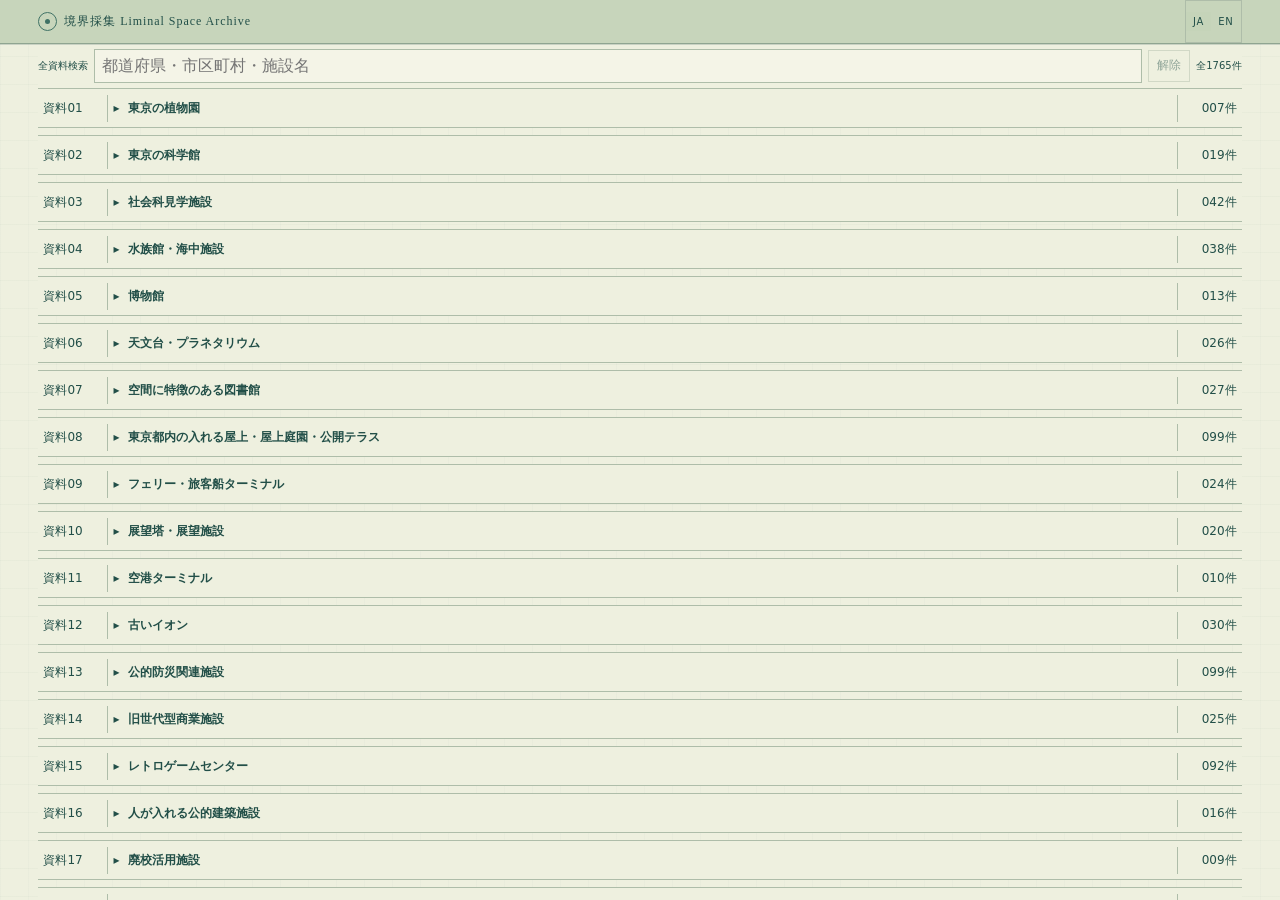
<file: index.html>
<!doctype html><html lang="ja"><head><meta charset="UTF-8"><meta name="viewport" content="width=device-width,initial-scale=1"><meta name="theme-color" content="#dce9dd"><meta name="description" content="施設資料を分類別に収録した閲覧専用の総合台帳。"><link rel="canonical" href="https://ordinary-apartment.github.io/"><link rel="alternate" hreflang="ja" href="https://ordinary-apartment.github.io/"><link rel="alternate" hreflang="en" href="https://ordinary-apartment.github.io/en/"><title>境界採集 Liminal Space Archive</title><link rel="icon" type="image/png" href="icon.png"><link rel="apple-touch-icon" href="icon.png"><link rel="stylesheet" href="styles.css?v=618109d6e3c7f798"></head><body>
<a class="skip" href="#main">本文へ</a><header><button class="brand" data-route="facilities"><i></i><b>境界採集 Liminal Space Archive</b></button><nav class="language-switch" aria-label="Language"><a href="/" lang="ja" aria-current="page">JA</a><a href="/en/" lang="en">EN</a></nav></header>
<main id="main"></main>
<script src="data.js?v=5c8336f3ddb57529"></script><script src="generated/facility-data.js?v=8d8891a564367545"></script><script src="script.js?v=907f6d9c0948ac16"></script></body></html>
<script src="translations-en.js?v=f6bf2c4c6f156d2f"></script><script src="data.js?v=5c8336f3ddb57529"></script><script src="generated/facility-data.js?v=8d8891a564367545"></script><script src="script.js?v=907f6d9c0948ac16"></script></body></html>
</file>
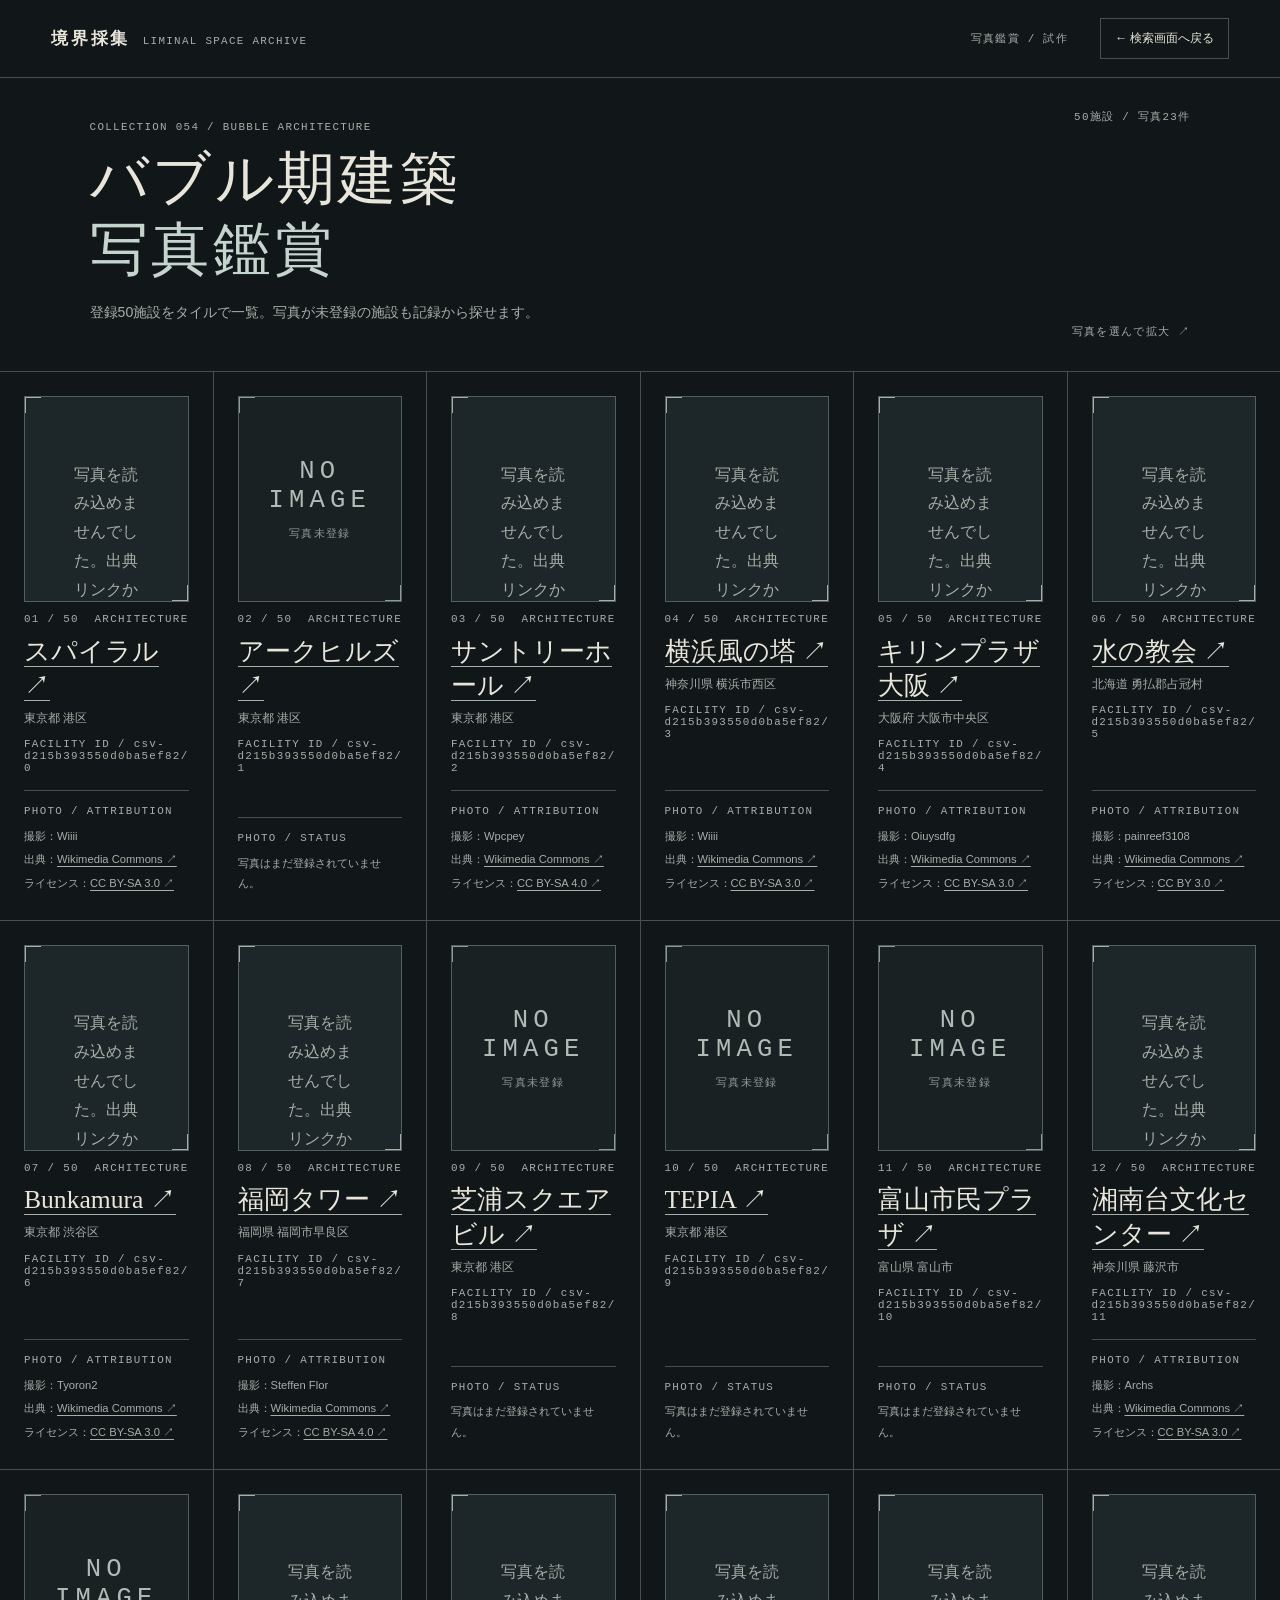
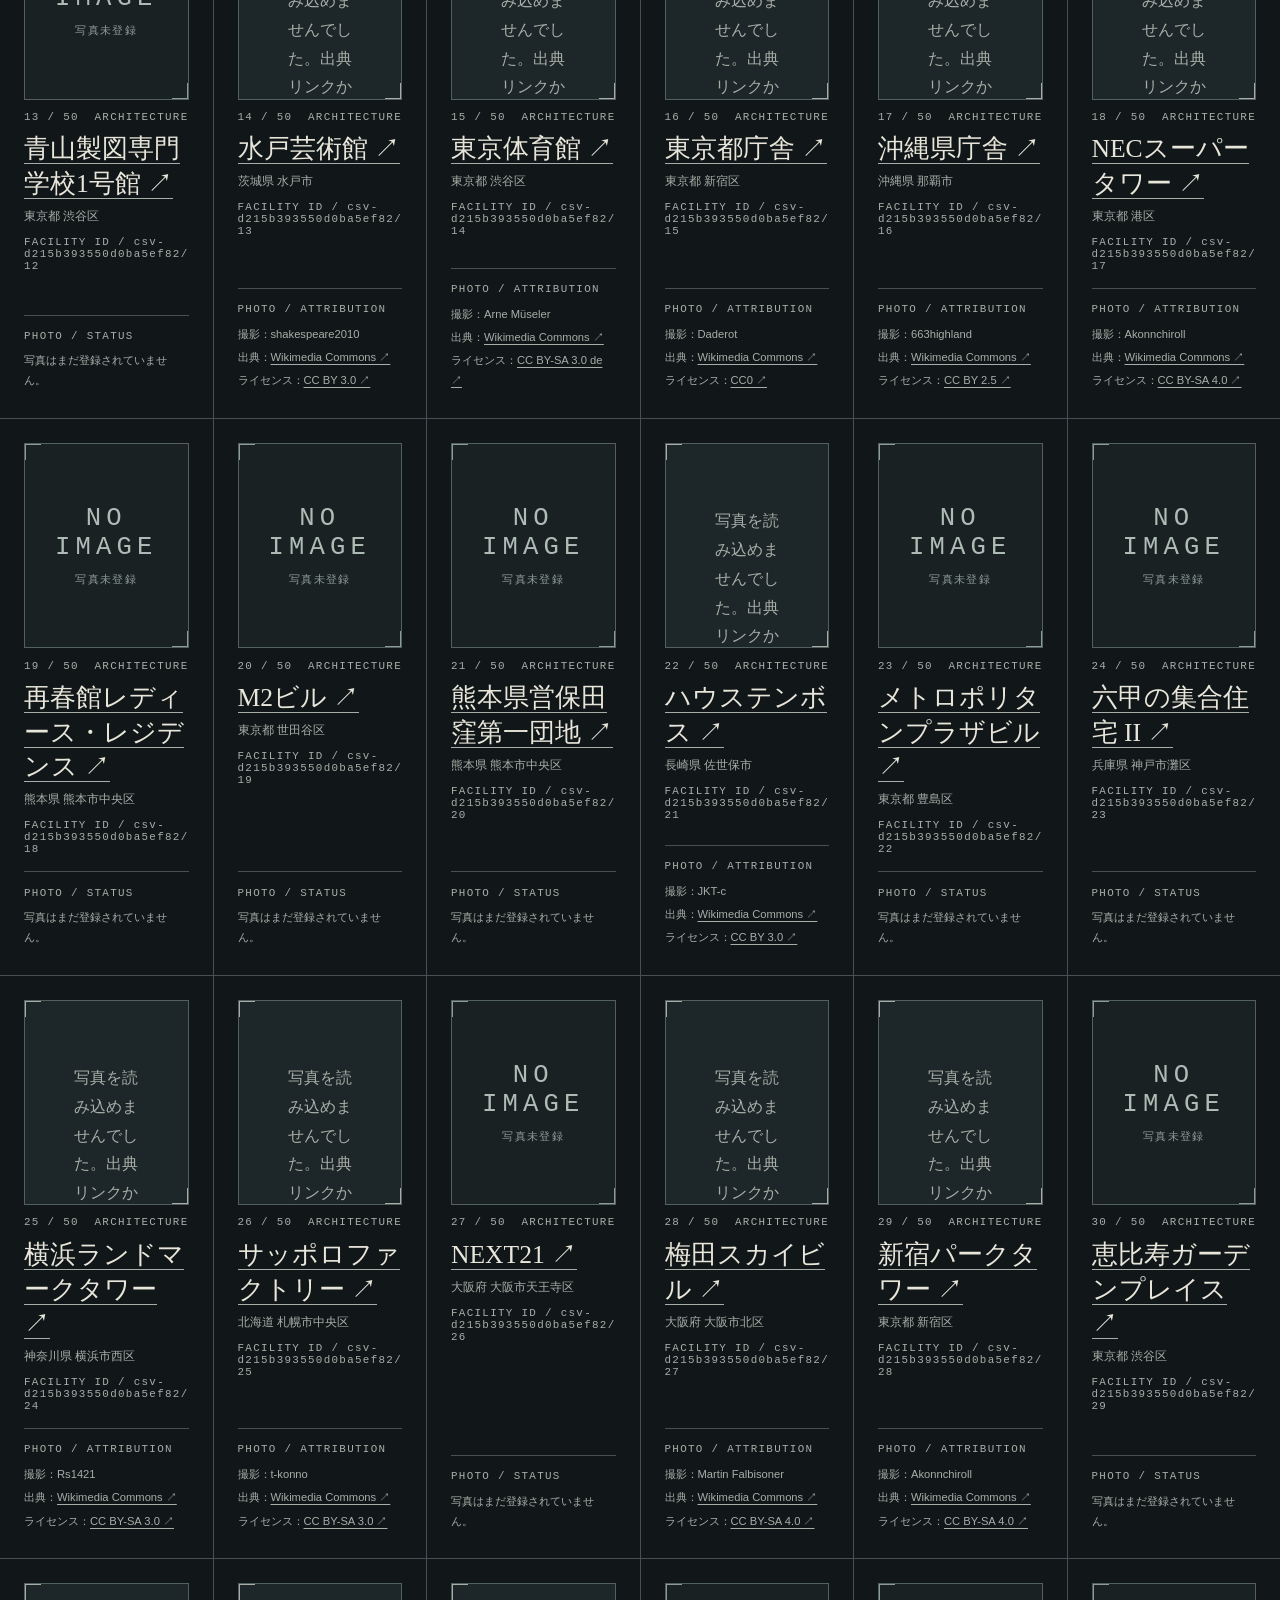
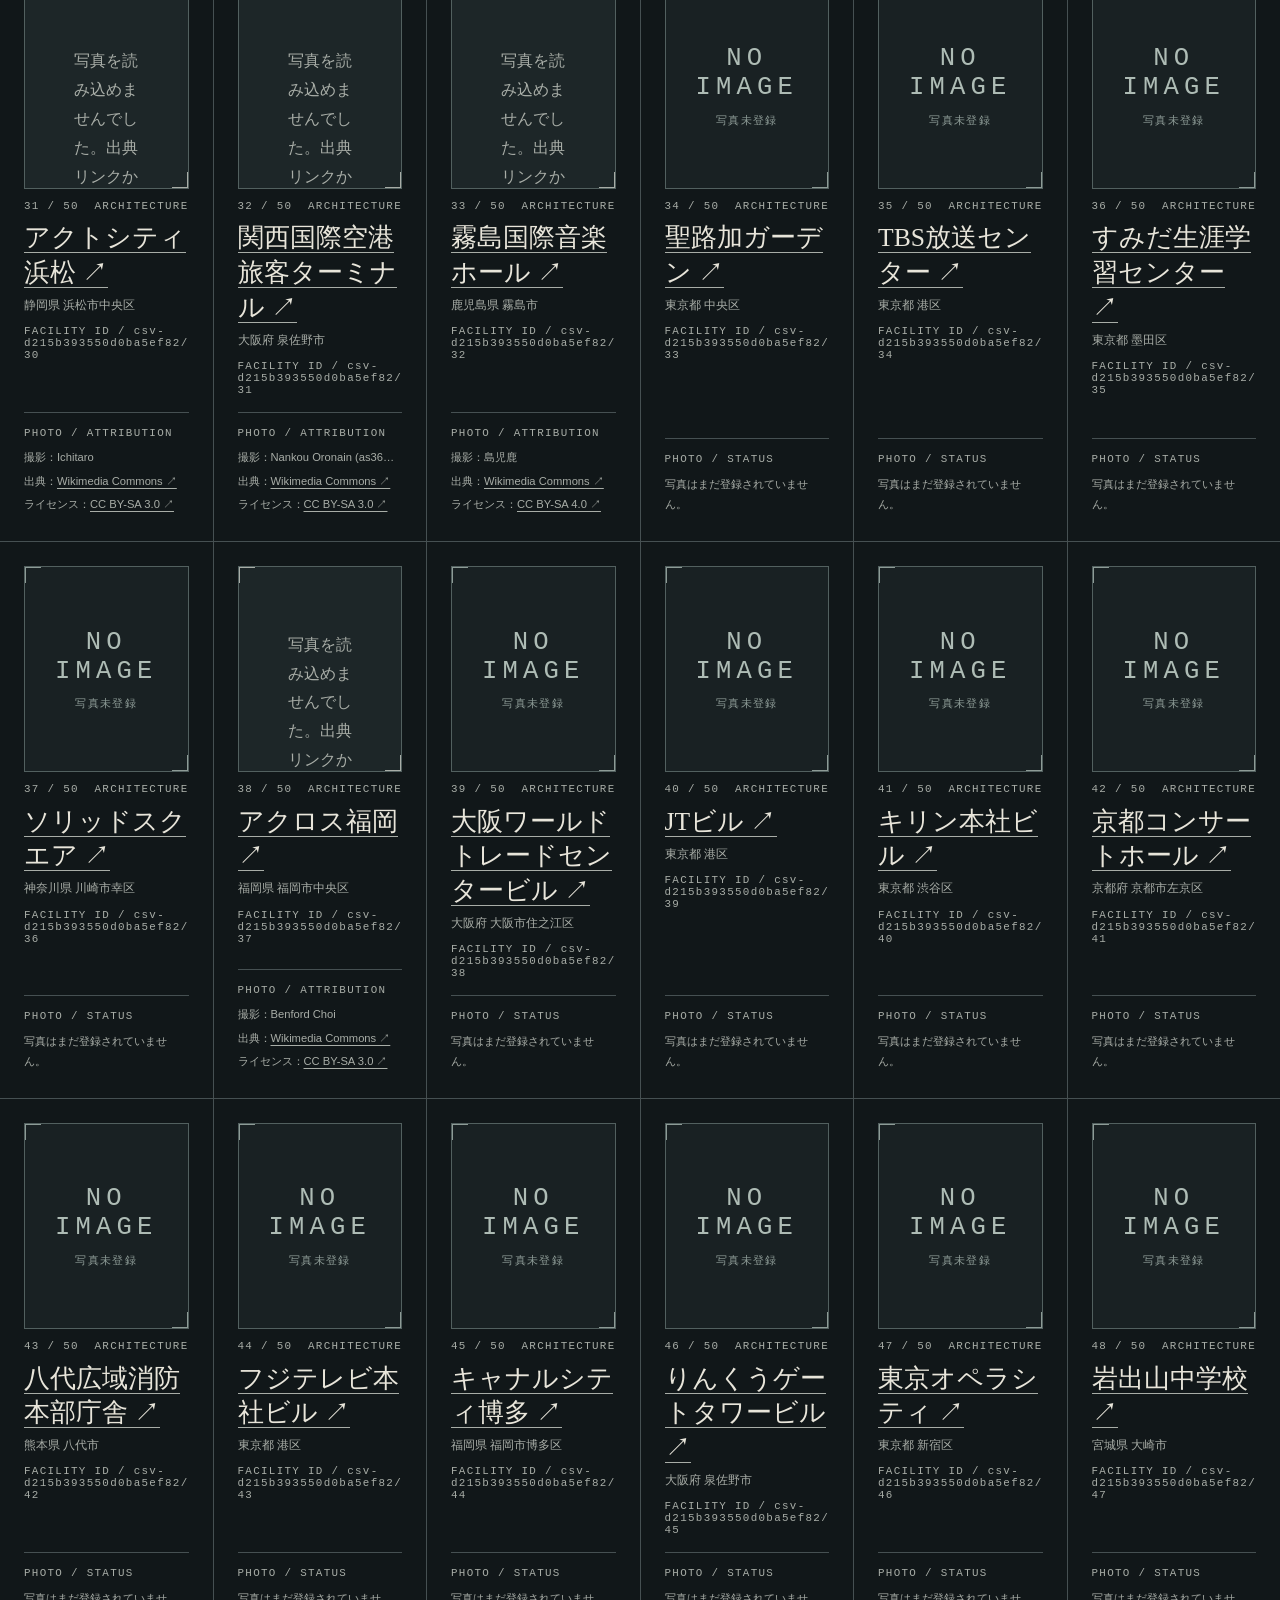
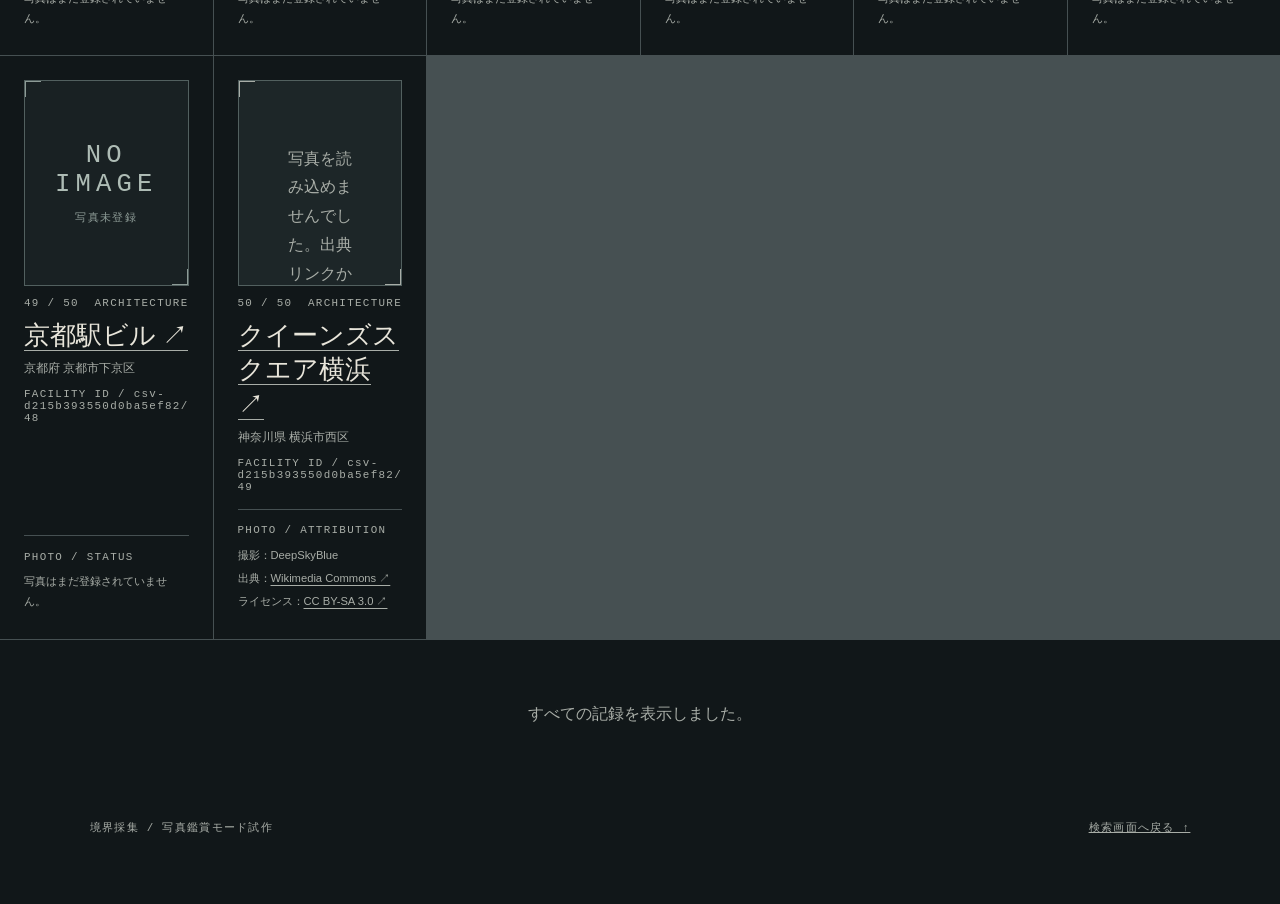
<file: bubble-view/index.html>
<!doctype html>
<html lang="ja">
<head>
  <meta charset="utf-8">
  <meta name="viewport" content="width=device-width, initial-scale=1">
  <meta name="color-scheme" content="dark">
  <title>バブル期建築 写真鑑賞｜境界採集</title>
  <link rel="stylesheet" href="./style.css?v=20261019-1">
  <script src="./view.js?v=20261019-1" defer></script>
</head>
<body>
  <header class="site-header">
    <a class="brand" href="../index.html#facilities"><span class="brand-mark">境界採集</span><span class="brand-sub">LIMINAL SPACE ARCHIVE</span></a>
    <span class="edition">写真鑑賞 / 試作</span>
    <a class="back" href="../index.html#material/csv-d215b393550d0ba5ef82">← 検索画面へ戻る</a>
  </header>
  <main>
    <div class="intro">
      <div class="intro-copy"><p class="eyebrow">COLLECTION 054 / BUBBLE ARCHITECTURE</p><h1>バブル期建築<br><em>写真鑑賞</em></h1><p>登録50施設をタイルで一覧。写真が未登録の施設も記録から探せます。</p></div>
      <div class="intro-side"><span id="count">読み込み中</span><span>写真を選んで拡大 ↗</span></div>
    </div>
    <div id="gallery" class="gallery" aria-live="polite"></div>
    <p id="load-status" class="load-status" role="status"></p>
  </main>
  <dialog id="photo-dialog" aria-label="写真を拡大して鑑賞"><button class="dialog-close" type="button" aria-label="閉じる">×</button><div class="dialog-image"></div><div class="dialog-info"></div></dialog>
  <footer><span>境界採集 / 写真鑑賞モード試作</span><a href="../index.html#facilities">検索画面へ戻る ↑</a></footer>
</body>
</html>
</file>
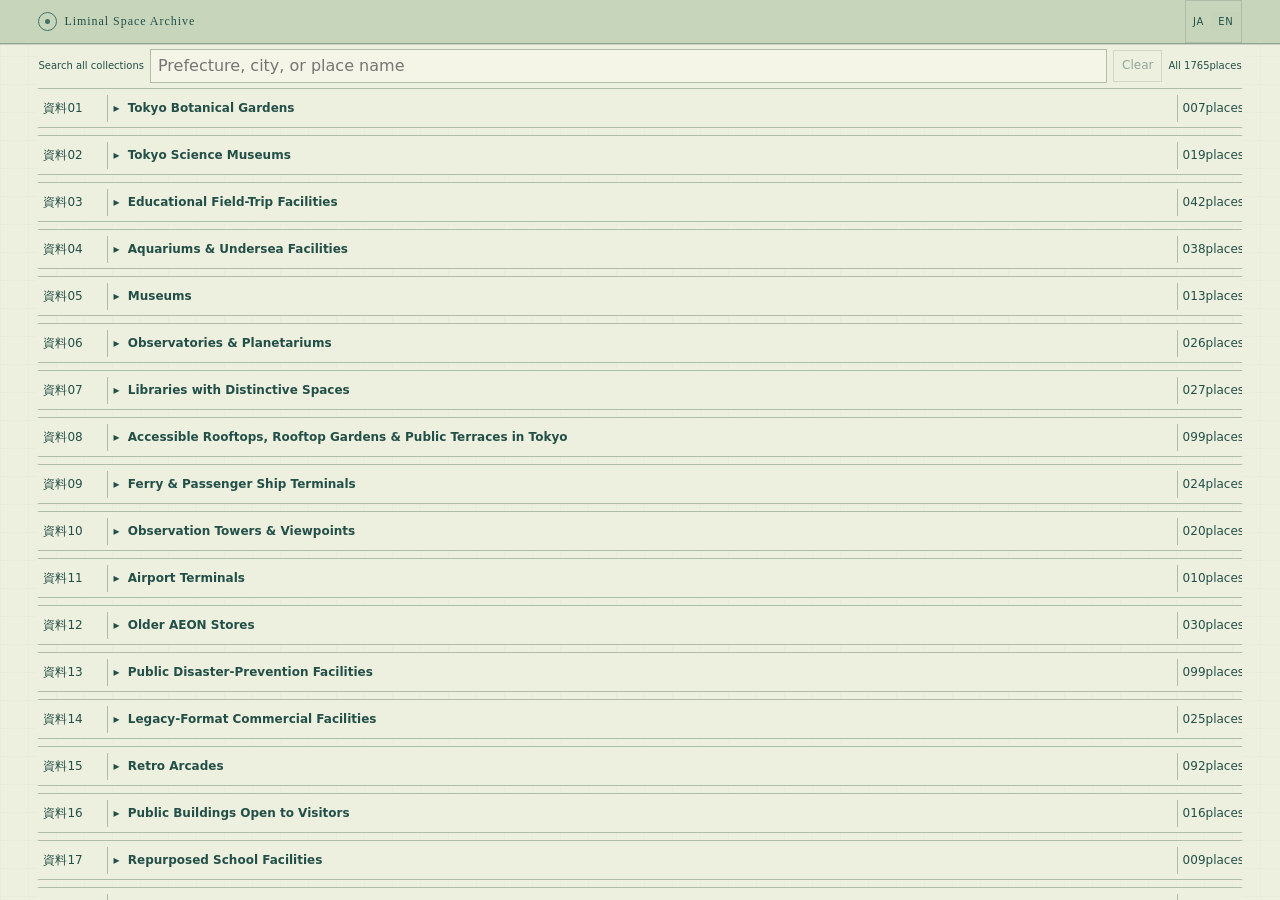
<file: en/index.html>
<!doctype html><html lang="en"><head><meta charset="UTF-8"><meta name="viewport" content="width=device-width,initial-scale=1"><meta name="theme-color" content="#dce9dd"><meta name="description" content="A catalog of Japanese places, translated for international visitors."><link rel="canonical" href="https://ordinary-apartment.github.io/en/"><link rel="alternate" hreflang="ja" href="https://ordinary-apartment.github.io/"><link rel="alternate" hreflang="en" href="https://ordinary-apartment.github.io/en/"><title>Liminal Space Archive — A Catalog of Japanese Places</title><link rel="icon" type="image/png" href="../icon.png"><link rel="apple-touch-icon" href="../icon.png"><link rel="stylesheet" href="../styles.css?v=618109d6e3c7f798"></head><body>
<a class="skip" href="#main">Skip to content</a><header><button class="brand" data-route="facilities"><i></i><b>Liminal Space Archive</b></button><nav class="language-switch" aria-label="Language"><a href="/" lang="ja">JA</a><a href="/en/" lang="en" aria-current="page">EN</a></nav></header>
<main id="main"></main>
<script>window.SITE_LANG='en';</script><script src="../translations-en.js?v=f6bf2c4c6f156d2f"></script><script src="../data.js?v=5c8336f3ddb57529"></script><script src="../generated/facility-data.js?v=8d8891a564367545"></script><script src="../script.js?v=907f6d9c0948ac16"></script></body></html>
</file>
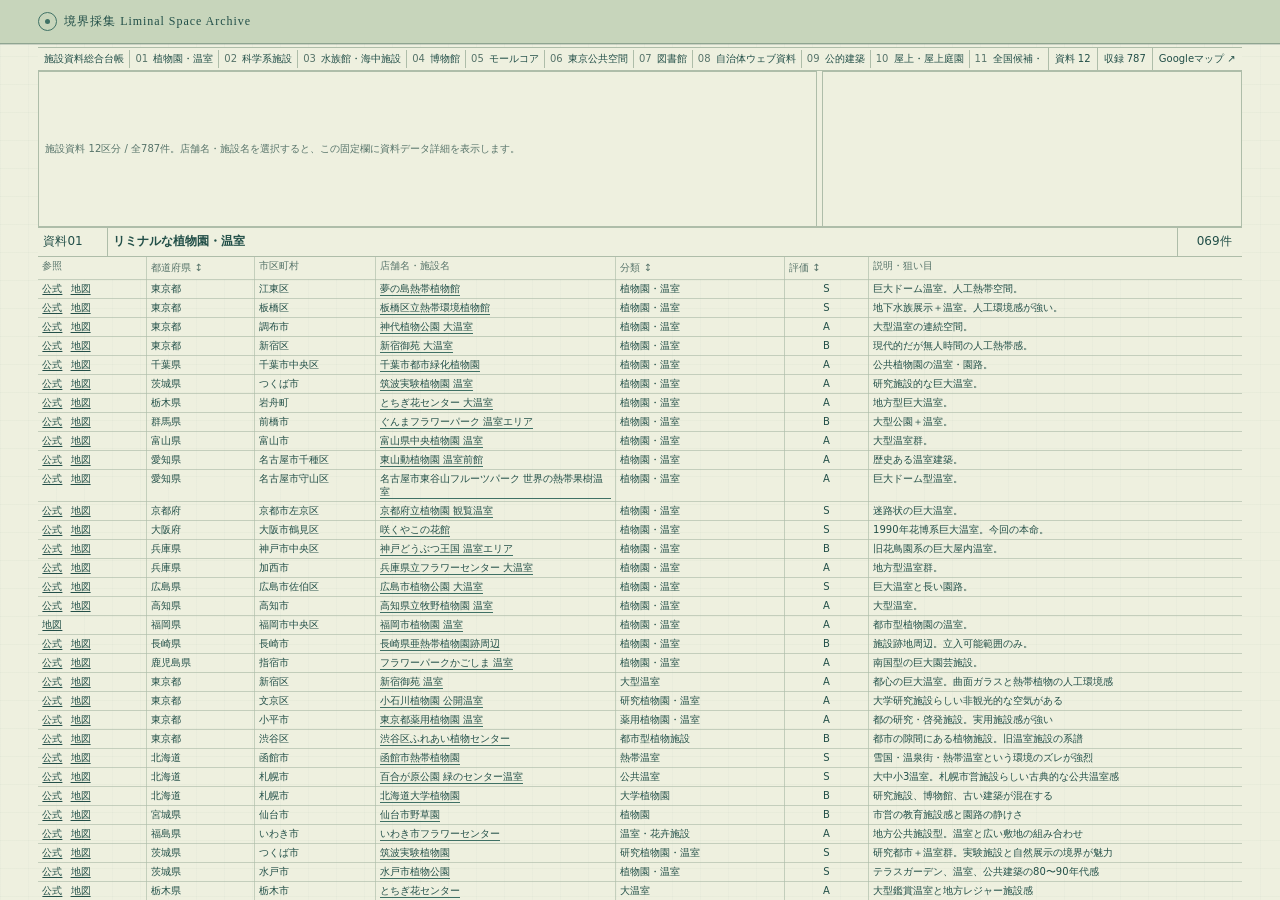
<file: backup/original/index.html>
<!doctype html><html lang="ja"><head><meta charset="UTF-8"><meta name="viewport" content="width=device-width,initial-scale=1"><meta name="theme-color" content="#dce9dd"><meta name="description" content="施設資料を分類別に収録した閲覧専用の総合台帳。"><title>境界採集 Liminal Space Archive｜施設資料総合台帳</title><link rel="icon" type="image/png" href="icon.png"><link rel="apple-touch-icon" href="icon.png"><link rel="stylesheet" href="styles.css"></head><body>
<a class="skip" href="#main">本文へ</a><header><button class="brand" data-route="facilities"><i></i><b>境界採集 Liminal Space Archive</b></button></header>
<main id="main"></main>
<dialog id="search" hidden><div class="search-head"><label for="q">記録を探す</label><button class="round" id="close-search">×</button></div><input id="q" type="search"><div id="results"></div></dialog><button id="open-search" hidden aria-hidden="true"></button>
<script src="data.js"></script><script src="facilities.js"></script><script src="facility-catalog.js"></script><script src="script.js"></script></body></html>
</file>
<file: styles.css>
:root{--ink:#222824;--muted:#69726c;--paper:#f5f7f4;--white:#fff;--mint:#dce9dd;--deep:#78957e;--line:#dce2dc;--serif:"Yu Mincho","Hiragino Mincho ProN",serif;--sans:"Yu Gothic","Hiragino Kaku Gothic ProN",system-ui,sans-serif}*{box-sizing:border-box}html{scroll-behavior:smooth}body{margin:0;background:var(--paper);color:var(--ink);font:15px/1.8 var(--sans)}button,input{font:inherit}button{color:inherit}.skip{position:fixed;top:-80px;left:10px;z-index:99;background:#222;color:#fff;padding:7px}.skip:focus{top:10px}header{position:sticky;top:0;z-index:20;height:72px;padding:0 18px;display:flex;align-items:center;justify-content:space-between;background:#f5f7f4e8;border-bottom:1px solid var(--line);backdrop-filter:blur(14px)}.brand{display:flex;align-items:center;gap:10px;border:0;background:none;padding:0;text-align:left;cursor:pointer}.brand i{width:29px;height:29px;border:1px solid var(--deep);border-radius:50%;position:relative}.brand i:after{content:"";position:absolute;width:8px;height:8px;left:10px;top:10px;border-radius:50%;background:var(--deep)}.brand b{font-family:var(--serif);letter-spacing:.12em}.brand small{display:block;color:var(--muted);font:7px/1.3 var(--sans);letter-spacing:.11em}header nav{display:none;gap:28px}header nav button,.bottom button{border:0;background:none;cursor:pointer}.round{width:42px;height:42px;border:1px solid var(--line);border-radius:50%;display:grid;place-items:center;background:#ffffffb8;cursor:pointer;font-size:23px}.page{max-width:1180px;margin:auto;padding:32px 18px 110px}.eyebrow{margin:0 0 8px;color:var(--deep);font-size:11px;font-weight:700;letter-spacing:.18em}.hero{min-height:62vh;display:flex;flex-direction:column;justify-content:center}.hero h1{margin:0;max-width:800px;font:400 clamp(38px,10vw,82px)/1.14 var(--serif);letter-spacing:.05em}.lead{max-width:590px;margin:24px 0 30px;color:var(--muted)}.actions{display:flex;flex-wrap:wrap;gap:10px}.button,.chip{border:1px solid var(--ink);border-radius:99px;padding:10px 17px;background:var(--ink);color:#fff;cursor:pointer}.button.secondary,.chip{background:#fff;color:var(--ink);border-color:var(--line)}.section-head{display:flex;align-items:end;justify-content:space-between;gap:16px;margin:38px 0 18px}.section-head h2,.archive-title{margin:0;font:400 clamp(25px,6vw,42px)/1.3 var(--serif);letter-spacing:.05em}.archive-title small{font:12px var(--sans);color:var(--muted)}.text-button{border:0;border-bottom:1px solid;background:none;padding:2px 0;cursor:pointer;color:var(--muted);white-space:nowrap}.featured{display:grid;gap:14px}.card{border:1px solid var(--line);background:#fff;cursor:pointer;overflow:hidden;text-align:left;padding:0}.card img{display:block;width:100%;aspect-ratio:4/3;object-fit:cover;transition:transform .5s}.card:hover img{transform:scale(1.025)}.card-copy{display:block;padding:15px 16px 18px}.card-meta{display:flex;justify-content:space-between;color:var(--muted);font-size:10px;letter-spacing:.08em}.card h3{margin:6px 0 3px;font:400 21px/1.5 var(--serif)}.card p{margin:0;color:var(--muted);font-size:13px;line-height:1.65}.categories{display:grid;grid-template-columns:repeat(2,1fr);gap:10px}.category{min-height:116px;padding:17px;border:1px solid var(--line);background:#edf2ed;text-align:left;cursor:pointer}.category span{display:block;color:var(--muted);font-size:10px}.category strong{display:block;margin-top:25px;font:400 20px var(--serif)}.filter{display:flex;gap:8px;margin:22px -18px;padding:0 18px;overflow:auto;scrollbar-width:none}.chip{white-space:nowrap;padding:7px 13px}.chip.active{background:var(--mint);border-color:#aec5b1}.grid{display:grid;grid-template-columns:repeat(2,minmax(0,1fr));gap:11px}.grid .card-copy{padding:11px}.grid .card h3{font-size:16px}.grid .card p{display:none}.tag-cloud{display:flex;flex-wrap:wrap;gap:9px;margin-top:28px}.tag-cloud .chip{font-size:15px;padding:9px 14px}.detail{max-width:900px}.back{margin:5px 0 20px}.detail figure{margin:0}.detail figure img{display:block;width:100%;max-height:70vh;object-fit:cover}.detail-copy{padding:25px 2px}.detail h1{margin:7px 0 12px;font:400 clamp(31px,8vw,58px)/1.3 var(--serif)}.intro{color:var(--muted);font-size:16px}.body{max-width:650px;margin-top:27px;line-height:2.15}.meta{display:grid;grid-template-columns:1fr 1fr;gap:12px;padding:20px 0;border-block:1px solid var(--line)}.meta span{display:block;color:var(--muted);font-size:10px}.related{margin-top:50px}dialog{width:min(680px,100%);height:100%;max-height:none;margin:0 0 0 auto;border:0;padding:22px;background:var(--paper);box-shadow:-20px 0 70px #0002}dialog::backdrop{background:#19201a59;backdrop-filter:blur(3px)}.search-head{display:flex;align-items:center;justify-content:space-between}.search-head label{font:400 26px var(--serif)}#q{width:100%;margin:30px 0 20px;padding:14px 2px;border:0;border-bottom:1px solid;background:none;outline:none;font-size:18px}#results{display:grid;gap:8px}.hit{display:grid;grid-template-columns:72px 1fr;gap:13px;align-items:center;padding:8px;border:0;background:white;text-align:left;cursor:pointer}.hit img{width:72px;height:55px;object-fit:cover}.hit strong{font-family:var(--serif)}.empty{padding:50px 10px;color:var(--muted);text-align:center}.bottom{position:fixed;z-index:19;left:0;right:0;bottom:0;height:72px;display:grid;grid-template-columns:repeat(4,1fr);background:#fafbf9f5;border-top:1px solid var(--line);backdrop-filter:blur(14px)}.bottom button{display:flex;flex-direction:column;align-items:center;justify-content:center;color:var(--muted);font-size:9px}.bottom span{font-size:20px;line-height:1.25}.bottom .active{color:var(--ink)}
@media(min-width:700px){header{height:84px;padding:0 5vw}header nav{display:flex}.page{padding:54px 5vw 90px}.bottom{display:none}.featured{grid-template-columns:1.45fr 1fr 1fr}.featured .card:first-child{grid-row:span 2}.featured .card:first-child img{aspect-ratio:1.12/1}.categories{grid-template-columns:repeat(5,1fr)}.grid{grid-template-columns:repeat(3,1fr);gap:18px}.grid .card p{display:block}.grid .card h3{font-size:20px}.detail-copy{padding-top:38px}dialog{padding:40px}}
@media(prefers-reduced-motion:reduce){*{scroll-behavior:auto!important}.card img{transition:none}}

/* 退色した公共施設の資料を思わせる、黄みのある病院グリーン */
:root{--ink:#224f48;--muted:#57746a;--paper:#eef0df;--white:#f4f4e7;--mint:#c5d4b9;--deep:#3f7165;--line:#aebda9}
header{background:#c5d4b9ee;border-bottom-color:#8fa591}
.round{border-color:#789386;background:#e6ead9b8}
.button{color:#eef0df}
.button.secondary,.chip{background:var(--white);color:var(--ink);border-color:var(--line)}
.card{background:var(--white)}
.category{background:#dfe5d2}
.chip.active{background:var(--mint);border-color:#789386}
.hit{background:var(--white);border:1px solid var(--line)}
.bottom{background:#d8e0caef;border-top-color:#95a993}

/* 資料室らしい情報密度と紙面感 */
body{background-color:var(--paper);background-image:linear-gradient(rgba(63,113,101,.035) 1px,transparent 1px),linear-gradient(90deg,rgba(63,113,101,.025) 1px,transparent 1px);background-size:100% 28px,28px 100%}
header{box-shadow:0 1px 0 rgba(34,79,72,.18)}
header nav{align-self:stretch;gap:0;border-inline:1px solid #91a88f}
header nav button{padding:0 22px;border-right:1px solid #91a88f;letter-spacing:.08em}
header nav button:hover,header nav button.active{background:#afc4aa}
.system-strip{height:27px;display:flex;align-items:center;justify-content:space-between;padding:0 18px;border-bottom:1px solid var(--line);background:#e4e8d8;color:var(--muted);font-size:8px;letter-spacing:.14em}
.system-strip span:nth-child(2){display:none}
.hero{position:relative;border-left:1px solid var(--line);padding-left:19px}
.hero:before{content:"ARCHIVE\A OBSERVATION / COLLECTION / INDEX";white-space:pre;position:absolute;right:0;top:9%;color:rgba(34,79,72,.17);font:700 clamp(11px,2vw,18px)/1.8 var(--sans);letter-spacing:.25em;text-align:right}
.hero h1{position:relative;text-shadow:1px 1px 0 rgba(255,255,255,.45)}
.section-head{padding-bottom:10px;border-bottom:1px solid var(--line)}
.section-head:after{content:"＋";color:var(--deep);font-size:13px}
.card{position:relative;box-shadow:3px 3px 0 rgba(76,103,82,.11)}
.file-tab{position:absolute;z-index:2;top:8px;left:8px;padding:3px 7px;background:#e8eadccf;border:1px solid #91a88f;color:var(--ink);font-size:8px;letter-spacing:.14em;backdrop-filter:blur(4px)}
.card-copy{border-top:1px solid var(--line)}
.card-foot{display:flex;justify-content:space-between;margin-top:13px;padding-top:9px;border-top:1px dotted var(--line);color:var(--muted);font-size:9px;letter-spacing:.05em}
.category{position:relative;box-shadow:2px 2px 0 rgba(76,103,82,.1)}
.category:after{content:"↘";position:absolute;right:12px;bottom:9px;color:var(--deep)}
.button,.chip,.round{border-radius:2px}
.detail figure{border:1px solid var(--line);padding:7px;background:var(--white);box-shadow:4px 4px 0 rgba(76,103,82,.12)}
.meta>div{padding-left:9px;border-left:3px solid var(--mint)}
@media(min-width:700px){.system-strip{padding:0 5vw;font-size:9px}.system-strip span:nth-child(2){display:inline}.page{border-inline:1px solid rgba(174,189,169,.55)}.hero{padding-left:34px}.grid .card-copy{min-height:178px}}
.main-photo{position:relative}.main-photo img{aspect-ratio:16/10}.main-photo figcaption{position:absolute;right:7px;bottom:7px;padding:4px 8px;background:#eef0dfdc;border:1px solid var(--line);color:var(--ink);font-size:9px;letter-spacing:.14em}.photo-grid{display:grid;grid-template-columns:repeat(2,1fr);gap:7px;margin-top:10px}.photo-tile{position:relative;padding:4px;border:1px solid var(--line);background:var(--white);cursor:pointer;opacity:.68}.photo-tile:hover,.photo-tile.active{opacity:1;border-color:var(--deep);box-shadow:2px 2px 0 rgba(76,103,82,.16)}.photo-tile img{display:block;width:100%;aspect-ratio:4/3;object-fit:cover}.photo-tile span{position:absolute;right:7px;bottom:6px;padding:1px 5px;background:#eef0dfd9;color:var(--ink);font-size:8px}.detail .detail-copy{margin-top:20px}@media(min-width:700px){.photo-grid{grid-template-columns:repeat(4,1fr)}.photo-tile{padding:6px}}
.detail-copy-top{margin:0 0 34px!important;padding-top:0;border-bottom:1px solid var(--line)}.detail-copy-top .eyebrow,.detail-copy-top .intro,.detail-copy-top .body,.detail-copy-top .meta,.detail-copy-top .meta span,.detail-copy-top .chip{font-size:15px;line-height:1.9}.detail-copy-top .eyebrow{font-weight:600;letter-spacing:.1em}.detail-copy-top .intro{margin-bottom:22px}.detail-copy-top .meta span{display:inline;margin-right:12px;letter-spacing:.05em}.detail-copy-top .body{margin-bottom:20px}.detail-copy-top .tag-cloud{margin:0 0 30px}.detail-copy-top .chip{padding:7px 12px}.main-photo{margin-top:0}@media(max-width:699px){.detail-copy-top .eyebrow,.detail-copy-top .intro,.detail-copy-top .body,.detail-copy-top .meta,.detail-copy-top .meta span,.detail-copy-top .chip{font-size:14px}}

/* 写真上部の資料情報は、見出しを含め同じサイズ・通常ウェイトに統一 */
.detail-copy-top,.detail-copy-top h1,.detail-copy-top .eyebrow,.detail-copy-top .intro,.detail-copy-top .meta,.detail-copy-top .meta span,.detail-copy-top .body,.detail-copy-top .chip{font-size:15px;font-weight:400;line-height:1.9}
.detail-copy-top h1{margin:10px 0;font-family:var(--serif);letter-spacing:.05em}

/* 大写真を見失わずに40枚を選べる固定ギャラリー */
.gallery-workspace{position:relative}.gallery-workspace .main-photo{position:sticky;top:106px;z-index:5;background:var(--paper)}
.gallery-workspace .photo-grid{padding-top:8px;background:var(--paper)}
@media(min-width:700px){.gallery-workspace{display:grid;grid-template-columns:minmax(0,1.8fr) minmax(260px,.82fr);gap:12px;align-items:start;height:min(74vh,760px);min-height:520px}.gallery-workspace .main-photo{position:sticky;top:112px;margin:0}.gallery-workspace .main-photo img{height:min(70vh,720px);aspect-ratio:auto;object-fit:contain;background:#dfe5d2}.gallery-workspace .photo-grid{height:100%;margin:0;padding:0 8px 8px 0;grid-template-columns:repeat(2,1fr);align-content:start;overflow-y:auto;overscroll-behavior:contain;scrollbar-color:var(--deep) var(--mint);scrollbar-width:thin}.gallery-workspace .photo-tile{padding:4px}}

/* 全画面の文字を小さい資料ラベルのサイズへ統一 */
body,button,input,.brand b,.brand small,.system-strip,.eyebrow,.hero h1,.lead,.section-head h2,.archive-title,.archive-title small,.card-meta,.card h3,.card p,.card-foot,.file-tab,.category span,.category strong,.chip,.detail h1,.intro,.body,.meta,.meta span,.main-photo figcaption,.photo-tile span,.search-head label,.hit,.hit strong,.empty,.bottom button,.bottom span{font-size:12px!important;font-weight:400!important;line-height:1.8}
.home-page{padding-top:20px}
.section-head h2,.archive-title,.detail h1,.card h3,.category strong,.search-head label{font-family:var(--serif)}

/* 写真上部を省スペースの公文書式記録票にする */
.detail{padding-top:12px}.detail .back{margin:0 0 8px;padding:0;line-height:1.25}
.detail-copy-top{display:grid;grid-template-columns:minmax(92px,1fr) minmax(0,2fr);margin:0 0 10px!important;padding:0!important;border-top:1px solid var(--line);border-left:1px solid var(--line);background:rgba(244,244,231,.42)}
.detail-copy-top>.eyebrow,.detail-copy-top>h1,.detail-copy-top>.intro,.detail-copy-top>.meta,.detail-copy-top>.body,.detail-copy-top>.tag-cloud{margin:0!important;padding:4px 6px!important;border-right:1px solid var(--line);border-bottom:1px solid var(--line)}
.detail-copy-top>.eyebrow{grid-column:1}.detail-copy-top>h1{grid-column:2;font-family:var(--sans)}
.detail-copy-top>.intro,.detail-copy-top>.meta,.detail-copy-top>.body,.detail-copy-top>.tag-cloud{grid-column:1/-1}
.detail-copy-top,.detail-copy-top h1,.detail-copy-top .eyebrow,.detail-copy-top .intro,.detail-copy-top .meta,.detail-copy-top .meta span,.detail-copy-top .body,.detail-copy-top .chip{font-size:12px!important;font-weight:400!important;line-height:1.25!important;letter-spacing:.02em}
.detail-copy-top>.meta{display:grid;grid-template-columns:1fr 1fr;gap:0;padding:0!important}
.detail-copy-top .meta>div{min-width:0;padding:4px 6px;border:0;border-right:1px solid var(--line)}.detail-copy-top .meta>div:last-child{border-right:0}
.detail-copy-top .meta span{margin-right:6px;color:var(--muted)}
.detail-copy-top>.tag-cloud{display:flex;flex-wrap:wrap;gap:0}
.detail-copy-top .chip{margin:-1px 0 0 -1px;padding:2px 5px!important;border-radius:0;background:transparent}
.gallery-workspace{border-top:1px solid var(--line);padding-top:8px}
@media(min-width:700px){.detail-copy-top{grid-template-columns:150px minmax(0,1fr)}.detail-copy-top>.intro{grid-column:1}.detail-copy-top>.meta{grid-column:2;grid-row:2}.detail-copy-top>.body{grid-column:1/-1}.detail-copy-top>.tag-cloud{grid-column:1/-1}}

/* トップは端末サイズに関係なく4列。記録数に応じて下へ伸びる */
.home-page .section-head{margin-top:0}.home-tiles{display:grid!important;grid-template-columns:repeat(4,minmax(0,1fr))!important;gap:4px!important}.home-tiles .card:first-child{grid-row:auto!important}.home-tiles .card img,.home-tiles .card:first-child img{width:100%;aspect-ratio:1/1!important;object-fit:cover}.home-tiles .card{min-width:0;box-shadow:none}.home-tiles .file-tab{top:3px;left:3px;padding:1px 3px}.home-tiles .card-copy{min-height:0!important;padding:3px 4px 4px}.home-tiles .card-meta{display:block;white-space:nowrap;overflow:hidden;text-overflow:ellipsis}.home-tiles .card-meta span:last-child{display:none}.home-tiles .card h3{margin:1px 0;white-space:nowrap;overflow:hidden;text-overflow:ellipsis}.home-tiles .card p,.home-tiles .card-foot{display:none!important}
@media(max-width:699px){.home-page{padding-inline:6px}.home-page .section-head{margin-inline:0}.home-tiles{gap:2px!important}.home-tiles .file-tab{font-size:9px!important}.home-tiles .card-copy{padding:2px}.home-tiles .card-meta,.home-tiles .card h3{font-size:10px!important;line-height:1.35}}

/* 閲覧者には重要でない内部処理情報を詰めた管理台帳 */
.ledger{margin:0 0 10px;border-top:1px solid var(--line);border-bottom:1px solid var(--line)}.ledger-title{padding:2px 4px;border-bottom:1px solid var(--line);letter-spacing:.06em}.ledger-scroll{overflow-x:auto;scrollbar-width:thin}.ledger table{width:100%;min-width:620px;border-collapse:collapse;table-layout:fixed}.ledger th,.ledger td{padding:1px 4px;border-right:1px solid rgba(174,189,169,.65);border-bottom:1px solid rgba(174,189,169,.65);font-size:10px!important;font-weight:400;text-align:left;white-space:nowrap;overflow:hidden;text-overflow:ellipsis;line-height:1.25}.ledger th{color:var(--muted);letter-spacing:.04em}.ledger th:nth-child(1){width:12%}.ledger th:nth-child(2){width:24%}.ledger th:nth-child(3){width:27%}.ledger th:nth-child(4){width:25%}.ledger th:nth-child(5){width:12%}.ledger tr:last-child td{border-bottom:0}.ledger th:last-child,.ledger td:last-child{border-right:0}@media(max-width:699px){.ledger{margin-inline:0}.ledger-title{font-size:10px}.ledger-scroll{margin-inline:0}.ledger table{min-width:560px}}
.bottom{grid-template-columns:repeat(3,1fr)}

/* タイトルを唯一のトップリンクにし、ヘッダーを細くする */
header{height:42px;padding:0 12px}.brand{gap:7px}.brand i{width:19px;height:19px}.brand i:after{width:5px;height:5px;left:6px;top:6px}.brand b{font-size:12px!important;letter-spacing:.08em}.header-tools{display:flex;align-items:center;gap:4px}.header-tools .round{width:27px;height:27px;font-size:12px!important}.bottom{display:none!important}.page{padding-bottom:30px}.gallery-workspace .main-photo{top:46px}@media(min-width:700px){header{height:44px;padding:0 3vw}.gallery-workspace .main-photo{top:48px}}

/* 外部施設資料：公文書の索引表のように狭く、情報量を優先 */
.facilities-page{padding-top:12px}.facilities-page .archive-title{margin:2px 0 6px}.reference-intro,.reference-note{margin:0;padding:3px 5px;border:1px solid var(--line);background:rgba(244,244,231,.42);line-height:1.35}.reference-section{margin-top:12px}.reference-heading{display:grid;grid-template-columns:70px 1fr auto;align-items:center;border-block:1px solid var(--line)}.reference-heading>*{margin:0;padding:3px 5px;border-right:1px solid var(--line)}.reference-heading>*:last-child{border-right:0}.reference-heading h2{font-family:var(--sans);font-size:12px!important}.reference-note{border-top:0}.record-table{overflow-x:auto;border-bottom:1px solid var(--line);scrollbar-width:thin}.record-table table{width:100%;min-width:830px;border-collapse:collapse;table-layout:fixed}.record-table th,.record-table td{padding:2px 4px;border-right:1px solid rgba(174,189,169,.65);border-bottom:1px solid rgba(174,189,169,.65);font-size:10px!important;font-weight:400;line-height:1.3;text-align:left;vertical-align:top}.record-table th{color:var(--muted)}.record-table th:nth-child(1){width:8%}.record-table th:nth-child(2){width:9%}.record-table th:nth-child(3){width:24%}.record-table th:nth-child(4){width:14%}.record-table th:nth-child(5){width:34%}.record-table th:nth-child(6){width:11%}.record-table tr:last-child td{border-bottom:0}.record-table th:last-child,.record-table td:last-child{border-right:0}.record-table a{display:inline-block;margin-right:5px;color:var(--ink);text-underline-offset:2px}.museum-table table{min-width:760px}.museum-table th:nth-child(1){width:9%}.museum-table th:nth-child(2){width:11%}.museum-table th:nth-child(3){width:27%}.museum-table th:nth-child(4){width:42%}.museum-table th:nth-child(5){width:11%}@media(max-width:699px){.reference-heading{grid-template-columns:55px 1fr auto}.record-table{margin-right:-6px}.facilities-page{padding-inline:6px}}
.reference-index{display:flex;gap:0;overflow-x:auto;margin:0 0 5px;border:1px solid var(--line);white-space:nowrap;scrollbar-width:thin}.reference-index a{padding:2px 6px;border-right:1px solid var(--line);color:var(--ink);font-size:10px!important;text-decoration:none}.reference-index a:hover{background:var(--mint)}.reference-section{scroll-margin-top:50px}
.reference-index button{padding:2px 6px;border:0;border-right:1px solid var(--line);background:transparent;color:var(--ink);font-size:10px!important;cursor:pointer}.reference-index button:hover{background:var(--mint)}
.catalog-table table{min-width:1050px}.catalog-table th:nth-child(1){width:9%}.catalog-table th:nth-child(2){width:9%}.catalog-table th:nth-child(3){width:10%}.catalog-table th:nth-child(4){width:20%}.catalog-table th:nth-child(5){width:14%}.catalog-table th:nth-child(6){width:7%}.catalog-table th:nth-child(7){width:31%}.catalog-table th:nth-child(8){width:9%}.catalog-table td:nth-child(6){text-align:center}.catalog-table td:first-child{white-space:nowrap}.sort-button{width:100%;padding:0;border:0;background:transparent;color:inherit;font-size:10px!important;text-align:left;cursor:pointer;white-space:nowrap}.sort-button:hover{text-decoration:underline;text-underline-offset:2px}.sort-button[data-direction]{color:var(--ink)}.facility-name{background:rgba(197,212,185,.16)}.facility-links{display:flex;gap:7px;margin-top:2px}.facility-links a{padding:1px 4px;border:1px solid var(--line);background:var(--white);white-space:nowrap;text-decoration:none}.facility-links a:hover{background:var(--mint)}
@media(max-width:699px){.catalog-table table{min-width:930px}.facility-links{gap:3px}.facility-links a{padding-inline:3px}}
.material-files{display:grid;grid-template-columns:repeat(2,minmax(0,1fr));border-top:1px solid var(--line);border-left:1px solid var(--line)}.material-file{display:grid;grid-template-columns:52px 1fr auto;gap:6px;padding:7px 6px;border:0;border-right:1px solid var(--line);border-bottom:1px solid var(--line);background:transparent;color:var(--ink);font-size:10px!important;font-weight:400;text-align:left;cursor:pointer}.material-file:hover{background:var(--mint)}.material-file span:first-child,.material-file span:last-child{color:var(--muted)}.material-page{height:calc(100vh - 44px);padding:0 3vw;overflow:hidden}.material-sticky{position:relative;z-index:5;padding-top:7px;background:var(--paper)}.material-toolbar{display:grid;grid-template-columns:1fr auto auto;gap:14px;align-items:center;border-block:1px solid var(--line);padding:2px 4px;font-size:10px}.material-page h1{margin:4px 0;font:400 12px/1.5 var(--sans);letter-spacing:.07em}.material-empty{padding:5px;border:1px solid var(--line);font-size:10px;color:var(--muted)}.material-detail{display:grid;grid-template-columns:minmax(0,1.3fr) minmax(240px,.7fr);gap:5px;max-height:250px;overflow:auto;border-bottom:1px solid var(--line)}.material-detail h2{margin:3px 0;font:400 13px/1.4 var(--sans)}.material-detail iframe{width:100%;height:190px;border:1px solid var(--line)}.material-table-wrap{height:calc(100vh - 122px);overflow:auto;overscroll-behavior:contain}.material-table-wrap.has-detail{height:calc(100vh - 315px)}.material-table-wrap table{margin:0}.material-table-wrap thead{position:sticky;top:0;z-index:4;background:var(--paper)}.selected-row{background:rgba(197,212,185,.32)}@media(min-width:700px){.material-files{grid-template-columns:repeat(3,minmax(0,1fr))}}@media(max-width:699px){.material-page{height:calc(100vh - 42px);padding:0 6px}.material-files{grid-template-columns:1fr}.material-detail{grid-template-columns:1fr;max-height:330px}.material-detail iframe{height:145px}.material-table-wrap{height:calc(100vh - 122px)}.material-table-wrap.has-detail{height:calc(100vh - 390px)}}
.facility-detail-link{padding:0;border:0;background:transparent;color:var(--ink);font-size:10px!important;font-weight:400;line-height:1.3;text-align:left;cursor:pointer}.facility-record{max-width:1050px;padding-top:12px}.facility-record-head{display:flex;justify-content:space-between;border-block:1px solid var(--line);padding:2px 4px;font-size:10px;letter-spacing:.06em}.facility-record h1{margin:9px 0 7px;font:400 18px/1.5 var(--sans);letter-spacing:.08em}.facility-register{display:grid;grid-template-columns:1fr 1fr;border-top:1px solid var(--line);border-left:1px solid var(--line)}.facility-register>div{display:grid;grid-template-columns:80px 1fr;min-height:28px;border-right:1px solid var(--line);border-bottom:1px solid var(--line);font-size:10px;line-height:1.35}.facility-register span{padding:5px;color:var(--muted);border-right:1px solid var(--line)}.facility-register a,.facility-register>div{color:var(--ink)}.facility-register>div>*:not(span){padding:5px}.facility-register-wide{grid-column:1/-1}.maps-window{margin-top:12px;border:1px solid var(--line);background:rgba(244,244,231,.42)}.maps-window-bar{display:flex;justify-content:space-between;padding:3px 6px;border-bottom:1px solid var(--line);font-size:10px;letter-spacing:.06em}.maps-window-bar a{color:var(--ink)}.maps-window iframe{display:block;width:100%;height:min(64vh,620px);min-height:360px;border:0}.maps-window p{margin:0;padding:4px 6px;border-top:1px solid var(--line);font-size:10px;line-height:1.4;color:var(--muted)}@media(max-width:699px){.facility-register{grid-template-columns:1fr}.facility-register-wide{grid-column:auto}.maps-window iframe{height:58vh;min-height:330px}}
.related-links{display:flex;flex-direction:column;align-items:flex-start;gap:2px;min-width:0}.related-link{display:block;max-width:100%;color:var(--ink);overflow-wrap:anywhere;text-underline-offset:2px}.facilities-index{padding-top:4px}.facility-index-bar{display:grid;grid-template-columns:minmax(0,1fr) auto auto auto;align-items:center;border-block:1px solid var(--line);font-size:10px}.facility-index-bar>*{margin:0;padding:2px 6px;border-right:1px solid var(--line);font-size:10px!important;font-weight:400}.facility-index-bar>*:last-child{border-right:0}.facility-index-bar a{color:var(--ink);text-decoration:none}.top-map-layout{display:grid;grid-template-columns:minmax(0,1.45fr) minmax(280px,.55fr);gap:5px;margin-top:4px}.top-map{border:1px solid var(--line);background:rgba(244,244,231,.42)}.top-map iframe{display:block;width:100%;height:100%;min-height:150px;border:0}.facilities-index .material-file{padding-block:5px}@media(max-width:699px){.facility-index-bar{grid-template-columns:1fr auto auto}.facility-index-bar a{grid-column:1/-1;border-top:1px solid var(--line)}.top-map-layout{grid-template-columns:1fr}.top-map iframe{height:160px}.facilities-index .material-files{grid-template-columns:repeat(2,minmax(0,1fr))}.facilities-index .material-file{grid-template-columns:44px 1fr;padding:4px}.facilities-index .material-file span:last-child{grid-column:2}}

/* 総合台帳：幅を親要素に合わせ、一覧を唯一のスクロール領域にする */
.facilities-ledger{display:grid;grid-template-rows:auto minmax(0,1fr);height:calc(100vh - 44px);height:calc(100dvh - 44px);min-width:0;padding:0 3vw;overflow:hidden}
.facilities-ledger-fixed{min-width:0;background:var(--paper)}
.facility-title-line{display:flex;min-width:0;align-items:center;gap:5px}
.facility-title-line h1{flex:none;margin:0;white-space:nowrap;font-size:10px!important;font-weight:400}
.material-jumps{display:flex;min-width:0;overflow-x:auto;scrollbar-width:thin}
.material-jumps button{flex:0 0 auto;margin:0;padding:2px 5px;border:0;border-left:1px solid var(--line);background:transparent;color:var(--ink);font-size:10px!important;font-weight:400;white-space:nowrap;cursor:pointer}
.material-jumps button span{margin-right:2px;color:var(--muted)}
.material-jumps button:hover{background:var(--mint)}
.facility-search{display:flex;gap:6px;align-items:center;padding:5px 0;font-size:10px}
.facility-search label,.facility-search output{flex:none;white-space:nowrap}
.facility-search input{min-width:0;flex:1;width:100%;padding:5px 7px;color:var(--ink);background:var(--white);border:1px solid var(--line);border-radius:0;font-size:16px!important;line-height:1.4}
.facility-search button,.detail-panel-bar button{flex:none;border:1px solid var(--line);padding:4px 8px;background:var(--paper);color:var(--ink);cursor:pointer}
.facility-search button:disabled{opacity:.45;cursor:default}
.ledger-viewport{position:relative;min-width:0;min-height:0}
.facilities-ledger-scroll{height:100%;min-width:0;overflow:auto;overscroll-behavior:contain;overflow-anchor:none;scrollbar-width:thin;padding-bottom:max(28px,env(safe-area-inset-bottom))}
.all-material-section{width:100%;min-width:0;margin:0 0 7px}
details.all-material-section>summary{list-style:none;cursor:pointer;min-height:40px}
details.all-material-section>summary::-webkit-details-marker{display:none}
details.all-material-section>summary h2::before{content:'▸';display:inline-block;width:1.2em}
details.all-material-section[open]>summary h2::before{content:'▾'}
details.all-material-section>summary:focus-visible{outline:2px solid var(--ink);outline-offset:-2px}
.all-material-section .reference-heading{position:static;width:100%;grid-template-columns:70px minmax(0,1fr) 64px;background:var(--paper)}
.all-material-section .reference-heading>*{min-width:0;overflow-wrap:anywhere}
.all-material-section .reference-heading>*:last-child{white-space:nowrap;text-align:right}
.all-material-section .record-table{overflow:visible;margin:0;width:100%}
.all-material-section .catalog-table table{width:100%;min-width:0;table-layout:fixed;border-collapse:separate;border-spacing:0;margin:0}
/* 固定のtop値を持つtheadをなくす。Safariでも空の見出し行を残さない。 */
.all-material-section .catalog-table thead{position:static}
.all-material-section .catalog-table thead th{position:sticky;top:0;z-index:2;background:#e4e8d8;color:var(--ink);vertical-align:middle;border-top:1px solid var(--line)}
.all-material-section .catalog-table th,.all-material-section .catalog-table td{overflow-wrap:anywhere;word-break:normal}
.all-material-section .catalog-table th:nth-child(1){width:9%}
.all-material-section .catalog-table th:nth-child(2){width:9%}
.all-material-section .catalog-table th:nth-child(3){width:10%}
.all-material-section .catalog-table th:nth-child(4){width:20%}
.all-material-section .catalog-table th:nth-child(5){width:14%}
.all-material-section .catalog-table th:nth-child(6){width:7%}
.all-material-section .catalog-table th:nth-child(7){width:31%}
.all-material-section .catalog-table td:first-child{white-space:normal}
.sort-button{white-space:normal}
/* 詳細は上部に重ねて表示。一覧の高さとscrollTopを変えずに閉じる。 */
#facility-detail-panel{position:absolute;inset:0 0 auto;z-index:8;max-height:55%;overflow:auto;background:var(--paper);border:1px solid var(--line);box-shadow:0 5px 10px #224f4826;overscroll-behavior:contain}
#facility-detail-panel[hidden]{display:none}
.detail-panel-bar{display:flex;justify-content:space-between;align-items:center;gap:8px;padding:3px 5px;border-bottom:1px solid var(--line);font-size:10px;background:var(--mint)}
.detail-panel-bar button{padding:2px 7px;font-size:11px}
.facilities-top-detail{grid-template-columns:minmax(0,1.3fr) minmax(0,.7fr);height:auto;max-height:none;overflow:visible;margin:0;padding:4px}
.facilities-top-detail .material-detail-copy{min-width:0}
.facilities-top-detail iframe{width:100%;height:190px;min-width:0}
.facilities-top-detail .facility-register{grid-template-columns:repeat(2,minmax(0,1fr))}
.facilities-top-detail .facility-register>div{grid-template-columns:62px minmax(0,1fr)}
.facilities-top-detail .facility-register span{overflow-wrap:anywhere;white-space:pre-line}
.facilities-top-detail .facility-register-wide{grid-column:1/-1}
.facility-record-head{gap:8px;flex-wrap:wrap}
.facilities-ledger button:focus-visible,.facilities-ledger input:focus-visible,.facilities-ledger-scroll:focus-visible{outline:2px solid var(--deep);outline-offset:-2px}
@media(max-width:699px){
  .facilities-ledger{height:calc(100vh - 42px);height:calc(100dvh - 42px);padding:0 6px}
  .facility-search{flex-wrap:wrap;gap:4px}
  .facility-search label{font-size:10px}
  .facility-search output{width:100%;text-align:right;line-height:1.2}
  .all-material-section .reference-heading{grid-template-columns:56px minmax(0,1fr) 56px}
  .facilities-top-detail{grid-template-columns:minmax(0,1fr)}
  .facilities-top-detail iframe{display:none}
}
/* スマホ一覧は施設名と関連リンクを残し、分類・説明を非表示にする。 */
@media(max-width:600px){
  .all-material-section .catalog-table th:nth-child(5),.all-material-section .catalog-table td:nth-child(5),.all-material-section .catalog-table th:nth-child(7),.all-material-section .catalog-table td:nth-child(7){display:none}
  .all-material-section .catalog-table th:nth-child(1){width:16%}
  .all-material-section .catalog-table th:nth-child(2){width:18%}
  .all-material-section .catalog-table th:nth-child(3){width:22%}
  .all-material-section .catalog-table th:nth-child(4){width:30%}
  .all-material-section .catalog-table th:nth-child(6){width:14%}
}

/* 一覧では関連リンクを記号に圧縮し、訪問済みリンクは落ち着いた色で区別する */
.related-link-mark{display:inline-block;width:1.1em;margin-right:3px;text-align:center;text-decoration:none;font-size:13px;line-height:1.1}
@media (hover: hover) and (pointer: fine){details.all-material-section>summary:hover,.related-link:hover,.related-link-mark:hover,.facility-register a:hover,.facility-index-bar a:hover,.facility-detail-link:hover,.record-table a:hover{color:var(--deep);background:var(--mint)}}
.related-link:visited,.facility-detail-link:visited,.record-table a:visited,.facility-register a:visited,.facility-index-bar a:visited{color:#806b5c}
.facility-detail-link{color:var(--ink);text-decoration:underline;text-decoration-color:var(--deep);text-underline-offset:2px}

/* Touch links must not retain browser hover/active feedback; pointer-fine keeps desktop hover. */
@media (hover: none) and (pointer: coarse){
  .facilities-ledger .facility-detail-link,
  .facilities-ledger .record-table a,
  .related-link,
  .facility-register a,
  .facility-index-bar a{
    -webkit-tap-highlight-color: transparent;
  }
  .facilities-ledger .facility-detail-link:active,
  .facilities-ledger .facility-detail-link:focus,
  .facilities-ledger .record-table a:active,
  .facilities-ledger .record-table a:focus,
  .related-link:active,
  .related-link:focus,
  .facility-register a:active,
  .facility-register a:focus,
  .facility-index-bar a:active,
  .facility-index-bar a:focus{
    color: var(--ink);
    background: transparent;
  }
}
.language-switch{display:flex;align-items:center;margin-left:auto;border:1px solid var(--line);font:10px var(--sans);letter-spacing:.08em}.language-switch a{padding:4px 7px;color:var(--ink);text-decoration:none}.language-switch a[aria-current="page"]{background:var(--mint)}
</file>
<file: bubble-view/style.css>
:root{color-scheme:dark;--paper:#111719;--ink:#e8e5da;--muted:#a8ada7;--line:#465052;--accent:#c5d4cd}*{box-sizing:border-box}html{scroll-behavior:smooth}body{margin:0;background:var(--paper);color:var(--ink);font-family:"Hiragino Kaku Gothic ProN","Yu Gothic",sans-serif}a{color:inherit}a:focus-visible{outline:2px solid #fff;outline-offset:4px}.site-header{position:relative;z-index:2;display:flex;align-items:center;gap:2rem;min-height:78px;padding:1.1rem clamp(1.2rem,4vw,4rem);border-bottom:1px solid var(--line)}.brand{text-decoration:none;display:flex;align-items:baseline;gap:.8rem}.brand-mark{font-size:1.05rem;font-weight:700;letter-spacing:.16em}.brand-sub,.edition,.eyebrow,.intro-side,.sequence,.file-id,.credit-label,footer{font-family:ui-monospace,SFMono-Regular,Menlo,monospace;letter-spacing:.12em;font-size:.68rem}.brand-sub,.edition,.eyebrow,.intro-side,.sequence,.file-id,.credit-label{color:var(--muted)}.edition{margin-left:auto}.back{font-size:.76rem;text-decoration:none;border:1px solid var(--line);padding:.7rem .85rem}.back:hover,.back:focus-visible{background:#273134}.intro{display:flex;justify-content:space-between;gap:2rem;min-height:42vh;padding:clamp(2rem,6vw,6rem) clamp(1.2rem,7vw,8rem);border-bottom:1px solid var(--line)}h1{font-family:Georgia,"Hiragino Mincho ProN",serif;font-weight:400;font-size:clamp(2.7rem,7vw,6.8rem);letter-spacing:.06em;line-height:1.23;margin:1.5rem 0}h1 em{font-style:normal;color:var(--accent)}.intro-copy>p:last-child{color:var(--muted);line-height:1.8;font-size:.88rem;max-width:35rem}.intro-side{display:flex;flex-direction:column;justify-content:space-between;align-items:flex-end;white-space:nowrap}.gallery{width:100%}.entry{min-height:100svh;display:grid;grid-template-columns:minmax(0,1fr) minmax(250px,340px);gap:clamp(1.5rem,4vw,4rem);align-items:center;padding:clamp(2rem,5vw,5rem) clamp(1.2rem,7vw,8rem);border-bottom:1px solid var(--line);scroll-snap-align:start}.window{width:100%;height:min(76svh,760px);min-height:360px;background:#1d2628;border:1px solid #52605f;display:grid;place-items:center;position:relative;padding:clamp(.5rem,1.2vw,1rem);overflow:hidden}.window:before,.window:after{content:"";position:absolute;width:15px;height:15px;border-color:#9eaea7;pointer-events:none}.window:before{top:0;left:0;border-top:1px solid;border-left:1px solid}.window:after{right:0;bottom:0;border-right:1px solid;border-bottom:1px solid}.window img{display:block;max-width:100%;max-height:100%;width:auto;height:auto;object-fit:contain}.window .fallback{padding:2rem;text-align:center;color:var(--muted);line-height:1.8}.entry-info{align-self:stretch;display:flex;flex-direction:column;justify-content:space-between;min-height:420px}.entry-top{display:flex;justify-content:space-between;border-bottom:1px solid var(--line);padding-bottom:1rem}.entry h2{font-family:Georgia,"Hiragino Mincho ProN",serif;font-size:clamp(1.8rem,3vw,3rem);font-weight:400;line-height:1.35;margin:1.5rem 0 1rem}.entry h2 a{text-decoration:none;border-bottom:1px solid var(--muted)}.entry h2 a:hover{color:#fff;border-color:#fff}.location{font-size:.9rem;color:var(--muted);margin:0}.file-id{margin-top:1.5rem}.credit{border-top:1px solid var(--line);padding-top:1.2rem;font-size:.74rem;line-height:1.8;color:var(--muted)}.credit-label{display:block;margin-bottom:.6rem}.credit p{margin:.2rem 0}.credit a{text-underline-offset:3px}.load-status{text-align:center;padding:3rem;color:var(--muted)}footer{display:flex;justify-content:space-between;padding:2rem clamp(1.2rem,7vw,8rem);color:var(--muted)}@media(max-width:800px){.site-header{gap:.8rem;min-height:62px}.brand-sub,.edition{display:none}.back{margin-left:auto}.intro{min-height:38vh}.intro-side{display:none}.entry{grid-template-columns:1fr;gap:1.4rem;min-height:auto;padding-top:2.5rem;padding-bottom:3rem}.window{height:min(63svh,650px);min-height:280px}.entry-info{min-height:0;gap:1.4rem}.entry h2{margin:.4rem 0}.credit{margin-top:.2rem}footer{gap:1rem}}@media(prefers-reduced-motion:reduce){html{scroll-behavior:auto}}
/* Tile gallery: each window keeps the whole photograph visible. */
.intro{min-height:0;padding-top:clamp(2.5rem,6vw,5rem);padding-bottom:clamp(2.5rem,6vw,5rem)}
h1{font-size:clamp(2.7rem,6vw,5.6rem)}
.gallery{display:grid;grid-template-columns:repeat(3,minmax(0,1fr));gap:1px;background:var(--line);border-bottom:1px solid var(--line)}
.entry{display:flex;flex-direction:column;align-items:stretch;gap:0;min-width:0;min-height:0;padding:clamp(.8rem,2vw,1.5rem);border:0;background:var(--paper)}
.window{width:100%;height:auto;min-height:0;aspect-ratio:4/5;cursor:zoom-in;font:inherit;color:var(--muted)}
.window:hover{background:#283336}.window:disabled{cursor:default}
.entry-info{display:flex;flex-direction:column;gap:0;min-height:0;flex:1}
.entry-top{padding:.7rem 0 0;border:0}.entry h2{font-size:clamp(1.1rem,2vw,1.65rem);margin:.6rem 0 .4rem;overflow-wrap:anywhere}.location{font-size:.78rem}.file-id{margin:.7rem 0 1rem;overflow-wrap:anywhere}
.credit{margin-top:auto;padding-top:.7rem;font-size:.7rem}.credit-label{margin-bottom:.25rem}.credit p{overflow-wrap:anywhere}
dialog{border:1px solid var(--line);background:#111719;color:var(--ink);width:min(94vw,1200px);max-width:none;max-height:92svh;padding:clamp(.8rem,2vw,1.5rem)}dialog::backdrop{background:rgba(2,7,8,.9)}.dialog-close{position:absolute;right:1rem;top:1rem;z-index:1;background:#111719;border:1px solid var(--line);color:var(--ink);font-size:1.4rem;width:2.5rem;height:2.5rem;cursor:pointer}.dialog-image{display:grid;place-items:center;height:min(70svh,800px);background:#1d2628}.dialog-image img{display:block;max-width:100%;max-height:100%;object-fit:contain}.dialog-info{display:flex;flex-wrap:wrap;align-items:baseline;gap:.4rem 1.5rem;padding-top:.8rem;font-size:.8rem}.dialog-info h2{font-family:Georgia,"Hiragino Mincho ProN",serif;font-size:1.2rem;font-weight:400;margin:0}.dialog-info p{margin:0;color:var(--muted)}
@media(max-width:850px){.gallery{grid-template-columns:repeat(2,minmax(0,1fr))}.entry{min-height:0;padding:.8rem}.window{height:auto;min-height:0}.entry-info{min-height:0}}
@media(max-width:520px){.entry{padding:.5rem}.window{height:auto;min-height:0;padding:.25rem}.entry h2{font-size:.95rem}.location,.credit{font-size:.62rem}.entry-top,.file-id,.credit-label{font-size:.57rem}.intro{padding:2.5rem 1.2rem}dialog{max-height:95svh}.dialog-image{height:65svh}}
.dialog-image{overflow:hidden;min-height:0}.dialog-image img{width:100%;height:100%;max-width:100%;max-height:100%;object-fit:contain}
/* Keep the tile collection visible immediately on arrival. */
.intro{padding-top:2rem;padding-bottom:2rem}h1{font-size:clamp(2.5rem,4.5vw,4rem);margin:.7rem 0}
@media(max-width:520px){.intro{padding:1.7rem 1.2rem}h1{font-size:2.4rem}}
.window.empty{cursor:default;background:#192123;color:#8d9b96}
.photo-missing{display:flex;flex-direction:column;align-items:center;gap:.65rem;text-align:center;font-family:ui-monospace,SFMono-Regular,Menlo,monospace;font-size:.7rem;letter-spacing:.12em}
.photo-missing span:first-child{font-size:clamp(1rem,2.2vw,1.6rem);letter-spacing:.2em;color:#aebcb5}
/* Responsive tile density: phone 3, tablet 5, desktop fluid. */
.gallery{grid-template-columns:repeat(auto-fit,minmax(210px,1fr))}
@media(min-width:600px) and (max-width:1024px){
  .gallery{grid-template-columns:repeat(5,minmax(0,1fr))}
  .entry{padding:.45rem}
  .entry h2{font-size:.9rem}
  .location,.credit{font-size:.6rem}
  .entry-top,.file-id,.credit-label{font-size:.53rem;letter-spacing:.03em}
  .entry-top .sequence:last-child{display:none}
}
@media(max-width:599px){
  .gallery{grid-template-columns:repeat(3,minmax(0,1fr))}
  .entry{padding:.3rem}
  .window{padding:.2rem}
  .entry h2{font-size:.78rem;line-height:1.3}
  .location,.credit{font-size:.55rem}
  .entry-top,.file-id,.credit-label{font-size:.48rem;letter-spacing:0}
  .entry-top .sequence:last-child{display:none}
  .photo-missing{font-size:.55rem;letter-spacing:0;gap:.3rem}
  .photo-missing span:first-child{font-size:.8rem;letter-spacing:.06em}
}
.info-open{display:none}
.dialog-info .dialog-id{overflow-wrap:anywhere}
dialog.info-only .dialog-image{display:none}
dialog.info-only .dialog-info{display:flex;flex-direction:column;align-items:flex-start;gap:.7rem;padding:2.5rem .5rem .5rem}
dialog.info-only .dialog-info h2{font-size:1.6rem}
dialog.info-only .dialog-info p{line-height:1.5}
@media(max-width:1024px){
  .file-id,.credit{display:none}
  .info-open{display:block;margin:.55rem 0 .2rem;padding:.35rem .4rem;border:1px solid var(--line);background:transparent;color:var(--accent);font:inherit;font-size:.7rem;text-align:left;cursor:pointer}
  .info-open:hover{background:#273134}
}
@media(max-width:599px){.info-open{font-size:.6rem;padding:.25rem .3rem;margin:.35rem 0 .1rem}}
</file>
<file: backup/original/styles.css>
:root{--ink:#222824;--muted:#69726c;--paper:#f5f7f4;--white:#fff;--mint:#dce9dd;--deep:#78957e;--line:#dce2dc;--serif:"Yu Mincho","Hiragino Mincho ProN",serif;--sans:"Yu Gothic","Hiragino Kaku Gothic ProN",system-ui,sans-serif}*{box-sizing:border-box}html{scroll-behavior:smooth}body{margin:0;background:var(--paper);color:var(--ink);font:15px/1.8 var(--sans)}button,input{font:inherit}button{color:inherit}.skip{position:fixed;top:-80px;left:10px;z-index:99;background:#222;color:#fff;padding:7px}.skip:focus{top:10px}header{position:sticky;top:0;z-index:20;height:72px;padding:0 18px;display:flex;align-items:center;justify-content:space-between;background:#f5f7f4e8;border-bottom:1px solid var(--line);backdrop-filter:blur(14px)}.brand{display:flex;align-items:center;gap:10px;border:0;background:none;padding:0;text-align:left;cursor:pointer}.brand i{width:29px;height:29px;border:1px solid var(--deep);border-radius:50%;position:relative}.brand i:after{content:"";position:absolute;width:8px;height:8px;left:10px;top:10px;border-radius:50%;background:var(--deep)}.brand b{font-family:var(--serif);letter-spacing:.12em}.brand small{display:block;color:var(--muted);font:7px/1.3 var(--sans);letter-spacing:.11em}header nav{display:none;gap:28px}header nav button,.bottom button{border:0;background:none;cursor:pointer}.round{width:42px;height:42px;border:1px solid var(--line);border-radius:50%;display:grid;place-items:center;background:#ffffffb8;cursor:pointer;font-size:23px}.page{max-width:1180px;margin:auto;padding:32px 18px 110px}.eyebrow{margin:0 0 8px;color:var(--deep);font-size:11px;font-weight:700;letter-spacing:.18em}.hero{min-height:62vh;display:flex;flex-direction:column;justify-content:center}.hero h1{margin:0;max-width:800px;font:400 clamp(38px,10vw,82px)/1.14 var(--serif);letter-spacing:.05em}.lead{max-width:590px;margin:24px 0 30px;color:var(--muted)}.actions{display:flex;flex-wrap:wrap;gap:10px}.button,.chip{border:1px solid var(--ink);border-radius:99px;padding:10px 17px;background:var(--ink);color:#fff;cursor:pointer}.button.secondary,.chip{background:#fff;color:var(--ink);border-color:var(--line)}.section-head{display:flex;align-items:end;justify-content:space-between;gap:16px;margin:38px 0 18px}.section-head h2,.archive-title{margin:0;font:400 clamp(25px,6vw,42px)/1.3 var(--serif);letter-spacing:.05em}.archive-title small{font:12px var(--sans);color:var(--muted)}.text-button{border:0;border-bottom:1px solid;background:none;padding:2px 0;cursor:pointer;color:var(--muted);white-space:nowrap}.featured{display:grid;gap:14px}.card{border:1px solid var(--line);background:#fff;cursor:pointer;overflow:hidden;text-align:left;padding:0}.card img{display:block;width:100%;aspect-ratio:4/3;object-fit:cover;transition:transform .5s}.card:hover img{transform:scale(1.025)}.card-copy{display:block;padding:15px 16px 18px}.card-meta{display:flex;justify-content:space-between;color:var(--muted);font-size:10px;letter-spacing:.08em}.card h3{margin:6px 0 3px;font:400 21px/1.5 var(--serif)}.card p{margin:0;color:var(--muted);font-size:13px;line-height:1.65}.categories{display:grid;grid-template-columns:repeat(2,1fr);gap:10px}.category{min-height:116px;padding:17px;border:1px solid var(--line);background:#edf2ed;text-align:left;cursor:pointer}.category span{display:block;color:var(--muted);font-size:10px}.category strong{display:block;margin-top:25px;font:400 20px var(--serif)}.filter{display:flex;gap:8px;margin:22px -18px;padding:0 18px;overflow:auto;scrollbar-width:none}.chip{white-space:nowrap;padding:7px 13px}.chip.active{background:var(--mint);border-color:#aec5b1}.grid{display:grid;grid-template-columns:repeat(2,minmax(0,1fr));gap:11px}.grid .card-copy{padding:11px}.grid .card h3{font-size:16px}.grid .card p{display:none}.tag-cloud{display:flex;flex-wrap:wrap;gap:9px;margin-top:28px}.tag-cloud .chip{font-size:15px;padding:9px 14px}.detail{max-width:900px}.back{margin:5px 0 20px}.detail figure{margin:0}.detail figure img{display:block;width:100%;max-height:70vh;object-fit:cover}.detail-copy{padding:25px 2px}.detail h1{margin:7px 0 12px;font:400 clamp(31px,8vw,58px)/1.3 var(--serif)}.intro{color:var(--muted);font-size:16px}.body{max-width:650px;margin-top:27px;line-height:2.15}.meta{display:grid;grid-template-columns:1fr 1fr;gap:12px;padding:20px 0;border-block:1px solid var(--line)}.meta span{display:block;color:var(--muted);font-size:10px}.related{margin-top:50px}dialog{width:min(680px,100%);height:100%;max-height:none;margin:0 0 0 auto;border:0;padding:22px;background:var(--paper);box-shadow:-20px 0 70px #0002}dialog::backdrop{background:#19201a59;backdrop-filter:blur(3px)}.search-head{display:flex;align-items:center;justify-content:space-between}.search-head label{font:400 26px var(--serif)}#q{width:100%;margin:30px 0 20px;padding:14px 2px;border:0;border-bottom:1px solid;background:none;outline:none;font-size:18px}#results{display:grid;gap:8px}.hit{display:grid;grid-template-columns:72px 1fr;gap:13px;align-items:center;padding:8px;border:0;background:white;text-align:left;cursor:pointer}.hit img{width:72px;height:55px;object-fit:cover}.hit strong{font-family:var(--serif)}.empty{padding:50px 10px;color:var(--muted);text-align:center}.bottom{position:fixed;z-index:19;left:0;right:0;bottom:0;height:72px;display:grid;grid-template-columns:repeat(4,1fr);background:#fafbf9f5;border-top:1px solid var(--line);backdrop-filter:blur(14px)}.bottom button{display:flex;flex-direction:column;align-items:center;justify-content:center;color:var(--muted);font-size:9px}.bottom span{font-size:20px;line-height:1.25}.bottom .active{color:var(--ink)}
@media(min-width:700px){header{height:84px;padding:0 5vw}header nav{display:flex}.page{padding:54px 5vw 90px}.bottom{display:none}.featured{grid-template-columns:1.45fr 1fr 1fr}.featured .card:first-child{grid-row:span 2}.featured .card:first-child img{aspect-ratio:1.12/1}.categories{grid-template-columns:repeat(5,1fr)}.grid{grid-template-columns:repeat(3,1fr);gap:18px}.grid .card p{display:block}.grid .card h3{font-size:20px}.detail-copy{padding-top:38px}dialog{padding:40px}}
@media(prefers-reduced-motion:reduce){*{scroll-behavior:auto!important}.card img{transition:none}}

/* 退色した公共施設の資料を思わせる、黄みのある病院グリーン */
:root{--ink:#224f48;--muted:#57746a;--paper:#eef0df;--white:#f4f4e7;--mint:#c5d4b9;--deep:#3f7165;--line:#aebda9}
header{background:#c5d4b9ee;border-bottom-color:#8fa591}
.round{border-color:#789386;background:#e6ead9b8}
.button{color:#eef0df}
.button.secondary,.chip{background:var(--white);color:var(--ink);border-color:var(--line)}
.card{background:var(--white)}
.category{background:#dfe5d2}
.chip.active{background:var(--mint);border-color:#789386}
.hit{background:var(--white);border:1px solid var(--line)}
.bottom{background:#d8e0caef;border-top-color:#95a993}

/* 資料室らしい情報密度と紙面感 */
body{background-color:var(--paper);background-image:linear-gradient(rgba(63,113,101,.035) 1px,transparent 1px),linear-gradient(90deg,rgba(63,113,101,.025) 1px,transparent 1px);background-size:100% 28px,28px 100%}
header{box-shadow:0 1px 0 rgba(34,79,72,.18)}
header nav{align-self:stretch;gap:0;border-inline:1px solid #91a88f}
header nav button{padding:0 22px;border-right:1px solid #91a88f;letter-spacing:.08em}
header nav button:hover,header nav button.active{background:#afc4aa}
.system-strip{height:27px;display:flex;align-items:center;justify-content:space-between;padding:0 18px;border-bottom:1px solid var(--line);background:#e4e8d8;color:var(--muted);font-size:8px;letter-spacing:.14em}
.system-strip span:nth-child(2){display:none}
.hero{position:relative;border-left:1px solid var(--line);padding-left:19px}
.hero:before{content:"ARCHIVE\A OBSERVATION / COLLECTION / INDEX";white-space:pre;position:absolute;right:0;top:9%;color:rgba(34,79,72,.17);font:700 clamp(11px,2vw,18px)/1.8 var(--sans);letter-spacing:.25em;text-align:right}
.hero h1{position:relative;text-shadow:1px 1px 0 rgba(255,255,255,.45)}
.section-head{padding-bottom:10px;border-bottom:1px solid var(--line)}
.section-head:after{content:"＋";color:var(--deep);font-size:13px}
.card{position:relative;box-shadow:3px 3px 0 rgba(76,103,82,.11)}
.file-tab{position:absolute;z-index:2;top:8px;left:8px;padding:3px 7px;background:#e8eadccf;border:1px solid #91a88f;color:var(--ink);font-size:8px;letter-spacing:.14em;backdrop-filter:blur(4px)}
.card-copy{border-top:1px solid var(--line)}
.card-foot{display:flex;justify-content:space-between;margin-top:13px;padding-top:9px;border-top:1px dotted var(--line);color:var(--muted);font-size:9px;letter-spacing:.05em}
.category{position:relative;box-shadow:2px 2px 0 rgba(76,103,82,.1)}
.category:after{content:"↘";position:absolute;right:12px;bottom:9px;color:var(--deep)}
.button,.chip,.round{border-radius:2px}
.detail figure{border:1px solid var(--line);padding:7px;background:var(--white);box-shadow:4px 4px 0 rgba(76,103,82,.12)}
.meta>div{padding-left:9px;border-left:3px solid var(--mint)}
@media(min-width:700px){.system-strip{padding:0 5vw;font-size:9px}.system-strip span:nth-child(2){display:inline}.page{border-inline:1px solid rgba(174,189,169,.55)}.hero{padding-left:34px}.grid .card-copy{min-height:178px}}
.main-photo{position:relative}.main-photo img{aspect-ratio:16/10}.main-photo figcaption{position:absolute;right:7px;bottom:7px;padding:4px 8px;background:#eef0dfdc;border:1px solid var(--line);color:var(--ink);font-size:9px;letter-spacing:.14em}.photo-grid{display:grid;grid-template-columns:repeat(2,1fr);gap:7px;margin-top:10px}.photo-tile{position:relative;padding:4px;border:1px solid var(--line);background:var(--white);cursor:pointer;opacity:.68}.photo-tile:hover,.photo-tile.active{opacity:1;border-color:var(--deep);box-shadow:2px 2px 0 rgba(76,103,82,.16)}.photo-tile img{display:block;width:100%;aspect-ratio:4/3;object-fit:cover}.photo-tile span{position:absolute;right:7px;bottom:6px;padding:1px 5px;background:#eef0dfd9;color:var(--ink);font-size:8px}.detail .detail-copy{margin-top:20px}@media(min-width:700px){.photo-grid{grid-template-columns:repeat(4,1fr)}.photo-tile{padding:6px}}
.detail-copy-top{margin:0 0 34px!important;padding-top:0;border-bottom:1px solid var(--line)}.detail-copy-top .eyebrow,.detail-copy-top .intro,.detail-copy-top .body,.detail-copy-top .meta,.detail-copy-top .meta span,.detail-copy-top .chip{font-size:15px;line-height:1.9}.detail-copy-top .eyebrow{font-weight:600;letter-spacing:.1em}.detail-copy-top .intro{margin-bottom:22px}.detail-copy-top .meta span{display:inline;margin-right:12px;letter-spacing:.05em}.detail-copy-top .body{margin-bottom:20px}.detail-copy-top .tag-cloud{margin:0 0 30px}.detail-copy-top .chip{padding:7px 12px}.main-photo{margin-top:0}@media(max-width:699px){.detail-copy-top .eyebrow,.detail-copy-top .intro,.detail-copy-top .body,.detail-copy-top .meta,.detail-copy-top .meta span,.detail-copy-top .chip{font-size:14px}}

/* 写真上部の資料情報は、見出しを含め同じサイズ・通常ウェイトに統一 */
.detail-copy-top,.detail-copy-top h1,.detail-copy-top .eyebrow,.detail-copy-top .intro,.detail-copy-top .meta,.detail-copy-top .meta span,.detail-copy-top .body,.detail-copy-top .chip{font-size:15px;font-weight:400;line-height:1.9}
.detail-copy-top h1{margin:10px 0;font-family:var(--serif);letter-spacing:.05em}

/* 大写真を見失わずに40枚を選べる固定ギャラリー */
.gallery-workspace{position:relative}.gallery-workspace .main-photo{position:sticky;top:106px;z-index:5;background:var(--paper)}
.gallery-workspace .photo-grid{padding-top:8px;background:var(--paper)}
@media(min-width:700px){.gallery-workspace{display:grid;grid-template-columns:minmax(0,1.8fr) minmax(260px,.82fr);gap:12px;align-items:start;height:min(74vh,760px);min-height:520px}.gallery-workspace .main-photo{position:sticky;top:112px;margin:0}.gallery-workspace .main-photo img{height:min(70vh,720px);aspect-ratio:auto;object-fit:contain;background:#dfe5d2}.gallery-workspace .photo-grid{height:100%;margin:0;padding:0 8px 8px 0;grid-template-columns:repeat(2,1fr);align-content:start;overflow-y:auto;overscroll-behavior:contain;scrollbar-color:var(--deep) var(--mint);scrollbar-width:thin}.gallery-workspace .photo-tile{padding:4px}}

/* 全画面の文字を小さい資料ラベルのサイズへ統一 */
body,button,input,.brand b,.brand small,.system-strip,.eyebrow,.hero h1,.lead,.section-head h2,.archive-title,.archive-title small,.card-meta,.card h3,.card p,.card-foot,.file-tab,.category span,.category strong,.chip,.detail h1,.intro,.body,.meta,.meta span,.main-photo figcaption,.photo-tile span,.search-head label,.hit,.hit strong,.empty,.bottom button,.bottom span{font-size:12px!important;font-weight:400!important;line-height:1.8}
.home-page{padding-top:20px}
.section-head h2,.archive-title,.detail h1,.card h3,.category strong,.search-head label{font-family:var(--serif)}

/* 写真上部を省スペースの公文書式記録票にする */
.detail{padding-top:12px}.detail .back{margin:0 0 8px;padding:0;line-height:1.25}
.detail-copy-top{display:grid;grid-template-columns:minmax(92px,1fr) minmax(0,2fr);margin:0 0 10px!important;padding:0!important;border-top:1px solid var(--line);border-left:1px solid var(--line);background:rgba(244,244,231,.42)}
.detail-copy-top>.eyebrow,.detail-copy-top>h1,.detail-copy-top>.intro,.detail-copy-top>.meta,.detail-copy-top>.body,.detail-copy-top>.tag-cloud{margin:0!important;padding:4px 6px!important;border-right:1px solid var(--line);border-bottom:1px solid var(--line)}
.detail-copy-top>.eyebrow{grid-column:1}.detail-copy-top>h1{grid-column:2;font-family:var(--sans)}
.detail-copy-top>.intro,.detail-copy-top>.meta,.detail-copy-top>.body,.detail-copy-top>.tag-cloud{grid-column:1/-1}
.detail-copy-top,.detail-copy-top h1,.detail-copy-top .eyebrow,.detail-copy-top .intro,.detail-copy-top .meta,.detail-copy-top .meta span,.detail-copy-top .body,.detail-copy-top .chip{font-size:12px!important;font-weight:400!important;line-height:1.25!important;letter-spacing:.02em}
.detail-copy-top>.meta{display:grid;grid-template-columns:1fr 1fr;gap:0;padding:0!important}
.detail-copy-top .meta>div{min-width:0;padding:4px 6px;border:0;border-right:1px solid var(--line)}.detail-copy-top .meta>div:last-child{border-right:0}
.detail-copy-top .meta span{margin-right:6px;color:var(--muted)}
.detail-copy-top>.tag-cloud{display:flex;flex-wrap:wrap;gap:0}
.detail-copy-top .chip{margin:-1px 0 0 -1px;padding:2px 5px!important;border-radius:0;background:transparent}
.gallery-workspace{border-top:1px solid var(--line);padding-top:8px}
@media(min-width:700px){.detail-copy-top{grid-template-columns:150px minmax(0,1fr)}.detail-copy-top>.intro{grid-column:1}.detail-copy-top>.meta{grid-column:2;grid-row:2}.detail-copy-top>.body{grid-column:1/-1}.detail-copy-top>.tag-cloud{grid-column:1/-1}}

/* トップは端末サイズに関係なく4列。記録数に応じて下へ伸びる */
.home-page .section-head{margin-top:0}.home-tiles{display:grid!important;grid-template-columns:repeat(4,minmax(0,1fr))!important;gap:4px!important}.home-tiles .card:first-child{grid-row:auto!important}.home-tiles .card img,.home-tiles .card:first-child img{width:100%;aspect-ratio:1/1!important;object-fit:cover}.home-tiles .card{min-width:0;box-shadow:none}.home-tiles .file-tab{top:3px;left:3px;padding:1px 3px}.home-tiles .card-copy{min-height:0!important;padding:3px 4px 4px}.home-tiles .card-meta{display:block;white-space:nowrap;overflow:hidden;text-overflow:ellipsis}.home-tiles .card-meta span:last-child{display:none}.home-tiles .card h3{margin:1px 0;white-space:nowrap;overflow:hidden;text-overflow:ellipsis}.home-tiles .card p,.home-tiles .card-foot{display:none!important}
@media(max-width:699px){.home-page{padding-inline:6px}.home-page .section-head{margin-inline:0}.home-tiles{gap:2px!important}.home-tiles .file-tab{font-size:9px!important}.home-tiles .card-copy{padding:2px}.home-tiles .card-meta,.home-tiles .card h3{font-size:10px!important;line-height:1.35}}

/* 閲覧者には重要でない内部処理情報を詰めた管理台帳 */
.ledger{margin:0 0 10px;border-top:1px solid var(--line);border-bottom:1px solid var(--line)}.ledger-title{padding:2px 4px;border-bottom:1px solid var(--line);letter-spacing:.06em}.ledger-scroll{overflow-x:auto;scrollbar-width:thin}.ledger table{width:100%;min-width:620px;border-collapse:collapse;table-layout:fixed}.ledger th,.ledger td{padding:1px 4px;border-right:1px solid rgba(174,189,169,.65);border-bottom:1px solid rgba(174,189,169,.65);font-size:10px!important;font-weight:400;text-align:left;white-space:nowrap;overflow:hidden;text-overflow:ellipsis;line-height:1.25}.ledger th{color:var(--muted);letter-spacing:.04em}.ledger th:nth-child(1){width:12%}.ledger th:nth-child(2){width:24%}.ledger th:nth-child(3){width:27%}.ledger th:nth-child(4){width:25%}.ledger th:nth-child(5){width:12%}.ledger tr:last-child td{border-bottom:0}.ledger th:last-child,.ledger td:last-child{border-right:0}@media(max-width:699px){.ledger{margin-inline:0}.ledger-title{font-size:10px}.ledger-scroll{margin-inline:0}.ledger table{min-width:560px}}
.bottom{grid-template-columns:repeat(3,1fr)}

/* タイトルを唯一のトップリンクにし、ヘッダーを細くする */
header{height:42px;padding:0 12px}.brand{gap:7px}.brand i{width:19px;height:19px}.brand i:after{width:5px;height:5px;left:6px;top:6px}.brand b{font-size:12px!important;letter-spacing:.08em}.header-tools{display:flex;align-items:center;gap:4px}.header-tools .round{width:27px;height:27px;font-size:12px!important}.bottom{display:none!important}.page{padding-bottom:30px}.gallery-workspace .main-photo{top:46px}@media(min-width:700px){header{height:44px;padding:0 3vw}.gallery-workspace .main-photo{top:48px}}

/* 外部施設資料：公文書の索引表のように狭く、情報量を優先 */
.reference-link{height:27px;padding:0 8px;border:1px solid var(--line);background:transparent;cursor:pointer;font-size:10px!important}.reference-link:hover,.reference-link.active{background:#afc4aa}.facilities-page{padding-top:12px}.facilities-page .archive-title{margin:2px 0 6px}.reference-intro,.reference-note{margin:0;padding:3px 5px;border:1px solid var(--line);background:rgba(244,244,231,.42);line-height:1.35}.reference-section{margin-top:12px}.reference-heading{display:grid;grid-template-columns:70px 1fr auto;align-items:center;border-block:1px solid var(--line)}.reference-heading>*{margin:0;padding:3px 5px;border-right:1px solid var(--line)}.reference-heading>*:last-child{border-right:0}.reference-heading h2{font-family:var(--sans);font-size:12px!important}.reference-note{border-top:0}.record-table{overflow-x:auto;border-bottom:1px solid var(--line);scrollbar-width:thin}.record-table table{width:100%;min-width:830px;border-collapse:collapse;table-layout:fixed}.record-table th,.record-table td{padding:2px 4px;border-right:1px solid rgba(174,189,169,.65);border-bottom:1px solid rgba(174,189,169,.65);font-size:10px!important;font-weight:400;line-height:1.3;text-align:left;vertical-align:top}.record-table th{color:var(--muted)}.record-table th:nth-child(1){width:8%}.record-table th:nth-child(2){width:9%}.record-table th:nth-child(3){width:24%}.record-table th:nth-child(4){width:14%}.record-table th:nth-child(5){width:34%}.record-table th:nth-child(6){width:11%}.record-table tr:last-child td{border-bottom:0}.record-table th:last-child,.record-table td:last-child{border-right:0}.record-table a{display:inline-block;margin-right:5px;color:var(--ink);text-underline-offset:2px}.museum-table table{min-width:760px}.museum-table th:nth-child(1){width:9%}.museum-table th:nth-child(2){width:11%}.museum-table th:nth-child(3){width:27%}.museum-table th:nth-child(4){width:42%}.museum-table th:nth-child(5){width:11%}@media(max-width:699px){.reference-heading{grid-template-columns:55px 1fr auto}.record-table{margin-right:-6px}.facilities-page{padding-inline:6px}.reference-link{padding-inline:5px}}
.reference-index{display:flex;gap:0;overflow-x:auto;margin:0 0 5px;border:1px solid var(--line);white-space:nowrap;scrollbar-width:thin}.reference-index a{padding:2px 6px;border-right:1px solid var(--line);color:var(--ink);font-size:10px!important;text-decoration:none}.reference-index a:hover{background:var(--mint)}.catalog-table table{min-width:1120px}.catalog-table th:nth-child(1){width:7%}.catalog-table th:nth-child(2){width:8%}.catalog-table th:nth-child(3){width:10%}.catalog-table th:nth-child(4){width:20%}.catalog-table th:nth-child(5){width:13%}.catalog-table th:nth-child(6){width:6%}.catalog-table th:nth-child(7){width:27%}.catalog-table th:nth-child(8){width:9%}.reference-section{scroll-margin-top:50px}
.reference-index button{padding:2px 6px;border:0;border-right:1px solid var(--line);background:transparent;color:var(--ink);font-size:10px!important;cursor:pointer}.reference-index button:hover{background:var(--mint)}
.catalog-table table{min-width:980px}.catalog-table th:nth-child(1){width:7%}.catalog-table th:nth-child(2){width:27%}.catalog-table th:nth-child(3){width:9%}.catalog-table th:nth-child(4){width:10%}.catalog-table th:nth-child(5){width:14%}.catalog-table th:nth-child(6){width:6%}.catalog-table th:nth-child(7){width:27%}.facility-name{background:rgba(197,212,185,.16)}.facility-links{display:flex;gap:7px;margin-top:2px}.facility-links a{padding:1px 4px;border:1px solid var(--line);background:var(--white);white-space:nowrap;text-decoration:none}.facility-links a:hover{background:var(--mint)}
@media(max-width:699px){.catalog-table table{min-width:830px}.catalog-table th:nth-child(1){width:8%}.catalog-table th:nth-child(2){width:30%}.facility-links{gap:3px}.facility-links a{padding-inline:3px}}

/* 施設資料は全表で同じ8列の原設計を使う */
.catalog-table table{min-width:1120px}.catalog-table th:nth-child(1){width:7%}.catalog-table th:nth-child(2){width:9%}.catalog-table th:nth-child(3){width:10%}.catalog-table th:nth-child(4){width:20%}.catalog-table th:nth-child(5){width:14%}.catalog-table th:nth-child(6){width:7%}.catalog-table th:nth-child(7){width:24%}.catalog-table th:nth-child(8){width:9%}.catalog-table td:nth-child(6){text-align:center}.sort-button{width:100%;padding:0;border:0;background:transparent;color:inherit;font-size:10px!important;text-align:left;cursor:pointer;white-space:nowrap}.sort-button:hover{text-decoration:underline;text-underline-offset:2px}.sort-button[data-direction]{color:var(--ink)}
@media(max-width:699px){.catalog-table table{min-width:1000px}}

/* 番号を廃止し、参照を先頭にした共通7列 */
.catalog-table table{min-width:1050px}.catalog-table th:nth-child(1){width:9%}.catalog-table th:nth-child(2){width:9%}.catalog-table th:nth-child(3){width:10%}.catalog-table th:nth-child(4){width:20%}.catalog-table th:nth-child(5){width:14%}.catalog-table th:nth-child(6){width:7%}.catalog-table th:nth-child(7){width:31%}.catalog-table td:nth-child(6){text-align:center}.catalog-table td:first-child{white-space:nowrap}
@media(max-width:699px){.catalog-table table{min-width:930px}}
.material-files{display:grid;grid-template-columns:repeat(2,minmax(0,1fr));border-top:1px solid var(--line);border-left:1px solid var(--line)}.material-file{display:grid;grid-template-columns:52px 1fr auto;gap:6px;padding:7px 6px;border:0;border-right:1px solid var(--line);border-bottom:1px solid var(--line);background:transparent;color:var(--ink);font-size:10px!important;font-weight:400;text-align:left;cursor:pointer}.material-file:hover{background:var(--mint)}.material-file span:first-child,.material-file span:last-child{color:var(--muted)}.material-page{height:calc(100vh - 44px);padding:0 3vw;overflow:hidden}.material-sticky{position:relative;z-index:5;padding-top:7px;background:var(--paper)}.material-toolbar{display:grid;grid-template-columns:1fr auto auto;gap:14px;align-items:center;border-block:1px solid var(--line);padding:2px 4px;font-size:10px}.material-page h1{margin:4px 0;font:400 12px/1.5 var(--sans);letter-spacing:.07em}.material-empty{padding:5px;border:1px solid var(--line);font-size:10px;color:var(--muted)}.material-detail{display:grid;grid-template-columns:minmax(0,1.3fr) minmax(240px,.7fr);gap:5px;max-height:250px;overflow:auto;border-bottom:1px solid var(--line)}.material-detail h2{margin:3px 0;font:400 13px/1.4 var(--sans)}.material-detail iframe{width:100%;height:190px;border:1px solid var(--line)}.material-table-wrap{height:calc(100vh - 122px);overflow:auto;overscroll-behavior:contain}.material-table-wrap.has-detail{height:calc(100vh - 315px)}.material-table-wrap table{margin:0}.material-table-wrap thead{position:sticky;top:0;z-index:4;background:var(--paper)}.selected-row{background:rgba(197,212,185,.32)}@media(min-width:700px){.material-files{grid-template-columns:repeat(3,minmax(0,1fr))}}@media(max-width:699px){.material-page{height:calc(100vh - 42px);padding:0 6px}.material-files{grid-template-columns:1fr}.material-detail{grid-template-columns:1fr;max-height:330px}.material-detail iframe{height:145px}.material-table-wrap{height:calc(100vh - 122px)}.material-table-wrap.has-detail{height:calc(100vh - 390px)}}
.facility-detail-link{padding:0;border:0;border-bottom:1px solid var(--deep);background:transparent;color:var(--ink);font-size:10px!important;font-weight:400;line-height:1.3;text-align:left;cursor:pointer}.facility-detail-link:hover{background:var(--mint)}.facility-record{max-width:1050px;padding-top:12px}.facility-record-head{display:flex;justify-content:space-between;border-block:1px solid var(--line);padding:2px 4px;font-size:10px;letter-spacing:.06em}.facility-record h1{margin:9px 0 7px;font:400 18px/1.5 var(--sans);letter-spacing:.08em}.facility-register{display:grid;grid-template-columns:1fr 1fr;border-top:1px solid var(--line);border-left:1px solid var(--line)}.facility-register>div{display:grid;grid-template-columns:80px 1fr;min-height:28px;border-right:1px solid var(--line);border-bottom:1px solid var(--line);font-size:10px;line-height:1.35}.facility-register span{padding:5px;color:var(--muted);border-right:1px solid var(--line)}.facility-register a,.facility-register>div{color:var(--ink)}.facility-register>div>*:not(span){padding:5px}.facility-register-wide{grid-column:1/-1}.maps-window{margin-top:12px;border:1px solid var(--line);background:rgba(244,244,231,.42)}.maps-window-bar{display:flex;justify-content:space-between;padding:3px 6px;border-bottom:1px solid var(--line);font-size:10px;letter-spacing:.06em}.maps-window-bar a{color:var(--ink)}.maps-window iframe{display:block;width:100%;height:min(64vh,620px);min-height:360px;border:0}.maps-window p{margin:0;padding:4px 6px;border-top:1px solid var(--line);font-size:10px;line-height:1.4;color:var(--muted)}@media(max-width:699px){.facility-register{grid-template-columns:1fr}.facility-register-wide{grid-column:auto}.maps-window iframe{height:58vh;min-height:330px}}
.facilities-index{padding-top:4px}.facility-index-bar{display:grid;grid-template-columns:1fr auto auto auto;align-items:center;border-block:1px solid var(--line);font-size:10px}.facility-index-bar>*{margin:0;padding:2px 6px;border-right:1px solid var(--line);font-size:10px!important;font-weight:400}.facility-index-bar>*:last-child{border-right:0}.facility-index-bar a{color:var(--ink);text-decoration:none}.top-map-layout{display:grid;grid-template-columns:minmax(0,1.45fr) minmax(280px,.55fr);gap:5px;margin-top:4px}.top-map{border:1px solid var(--line);background:rgba(244,244,231,.42)}.top-map iframe{display:block;width:100%;height:100%;min-height:150px;border:0}.facilities-index .material-file{padding-block:5px}@media(max-width:699px){.facility-index-bar{grid-template-columns:1fr auto auto}.facility-index-bar a{grid-column:1/-1;border-top:1px solid var(--line)}.top-map-layout{grid-template-columns:1fr}.top-map iframe{height:160px}.facilities-index .material-files{grid-template-columns:repeat(2,minmax(0,1fr))}.facilities-index .material-file{grid-template-columns:44px 1fr;padding:4px}.facilities-index .material-file span:last-child{grid-column:2}}
.facilities-ledger{height:calc(100vh - 44px);padding:3px 3vw 0;overflow:hidden}.facilities-ledger-fixed{position:relative;z-index:8;background:var(--paper)}.facilities-ledger .facility-index-bar{margin:0}.facilities-top-detail{height:156px;max-height:none;overflow:hidden}.facilities-top-detail .material-detail-copy{overflow:auto}.facilities-top-detail iframe{width:100%;height:156px;border:1px solid var(--line)}.facilities-top-detail>.material-empty{margin:0;border:1px solid var(--line);display:flex;align-items:center;padding:6px}.facilities-ledger-scroll{height:calc(100vh - 205px);overflow:auto;overscroll-behavior:contain;scrollbar-width:thin}.all-material-section{margin:0 0 7px;scroll-margin-top:0}.all-material-section .reference-heading{position:sticky;top:0;z-index:5;background:var(--paper)}.all-material-section .record-table{overflow:visible}.all-material-section .record-table table{margin:0}.all-material-section .record-table thead{position:sticky;top:27px;z-index:4;background:var(--paper)}@media(max-width:699px){.facilities-ledger{height:calc(100vh - 42px);padding:3px 6px 0}.facilities-top-detail{height:188px;grid-template-columns:1fr 38%}.facilities-top-detail iframe{height:188px}.facilities-ledger-scroll{height:calc(100vh - 237px)}.all-material-section .reference-heading{grid-template-columns:52px 1fr auto}.all-material-section .record-table{margin:0}.all-material-section .record-table table{min-width:930px}}
.facility-title-line{display:flex;min-width:0;align-items:center;gap:5px}.facility-title-line h1{margin:0;white-space:nowrap;font-size:10px!important;font-weight:400}.material-jumps{display:flex;min-width:0;overflow-x:auto;scrollbar-width:thin}.material-jumps button{flex:0 0 auto;margin:0;padding:0 5px;border:0;border-left:1px solid var(--line);background:transparent;color:var(--ink);font-size:10px!important;font-weight:400;white-space:nowrap;cursor:pointer}.material-jumps button span{display:inline-block;margin-right:2px;color:var(--muted)}.material-jumps button:hover,.material-jumps button:focus{background:var(--mint);outline:none}.material-jumps button:focus-visible{box-shadow:inset 0 0 0 1px var(--deep)}@media(max-width:699px){.facility-index-bar{grid-template-columns:1fr auto auto}.facility-title-line{grid-column:1/-1;border-right:0!important;border-bottom:1px solid var(--line)}.facility-index-bar>a{grid-column:auto;border-top:0}.material-jumps{flex:1}}
/* 総合台帳：スクロール領域を画面実寸に合わせ、バーは文字に重ねない */
.facilities-ledger{display:grid;grid-template-rows:auto minmax(0,1fr);height:calc(100dvh - 44px)}.facilities-ledger-scroll{height:auto;min-height:0;padding-bottom:max(30px,env(safe-area-inset-bottom));scrollbar-width:none}.material-jumps,.facilities-top-detail,.facilities-top-detail .material-detail-copy,.record-table{scrollbar-width:none}.material-jumps::-webkit-scrollbar,.facilities-ledger-scroll::-webkit-scrollbar,.facilities-top-detail::-webkit-scrollbar,.facilities-top-detail .material-detail-copy::-webkit-scrollbar,.record-table::-webkit-scrollbar{display:none;width:0;height:0}.all-material-section .reference-heading{grid-template-columns:70px minmax(0,1fr) 64px}.all-material-section .reference-heading>*:last-child{min-width:64px;padding-right:10px;text-align:right;white-space:nowrap}@media(max-width:699px){.facilities-ledger{height:calc(100dvh - 42px)}.facilities-ledger-scroll{height:auto;padding-bottom:max(42px,env(safe-area-inset-bottom))}.all-material-section .reference-heading{grid-template-columns:52px minmax(0,1fr) 58px}.all-material-section .reference-heading>*:last-child{min-width:58px;padding-right:7px}}
/* iPhone幅のみ：詳細欄を内容高で確定してから一覧を配置する */
@media(max-width:699px){.facilities-ledger{grid-template-rows:auto minmax(0,1fr);height:calc(100dvh - 42px);min-height:0;overflow:hidden}.facilities-ledger-fixed{position:relative;min-height:0}.facilities-top-detail{height:auto;min-height:188px;max-height:none;overflow:visible;align-items:stretch}.facilities-top-detail .material-detail-copy{height:auto;max-height:none;overflow:visible}.facilities-top-detail iframe{height:188px;min-height:188px;align-self:start}.facilities-ledger-scroll{height:auto;min-height:0;overflow-x:auto;overflow-y:auto;padding-bottom:max(48px,env(safe-area-inset-bottom))}}
/* スマホ専用：詳細票と地図を縦に並べ、一覧見出しを明確にする */
@media(max-width:699px){.facilities-top-detail{grid-template-columns:1fr;gap:0;min-height:0;border-bottom:1px solid var(--line)}.facilities-top-detail .facility-register{grid-template-columns:1fr 1fr}.facilities-top-detail .facility-register-wide{grid-column:1/-1}.facilities-top-detail iframe{display:block;width:100%;height:150px;min-height:150px;margin:0;border-top:0}.all-material-section .catalog-table thead th{border:1px solid var(--line);background:#e4e8d8;color:var(--ink);vertical-align:middle}.all-material-section .catalog-table thead th:first-child{border-left:1px solid var(--line)}.all-material-section .catalog-table thead th:last-child{border-right:1px solid var(--line)}.all-material-section .sort-button{padding:1px 2px}}
/* スマホ専用：資料見出しを表本体の右端まで通す */
@media(max-width:699px){.all-material-section{width:930px;min-width:930px}.all-material-section .reference-heading{width:930px;grid-template-columns:70px minmax(0,1fr) 64px}.all-material-section .reference-heading>*:last-child{min-width:64px;padding-right:10px;text-align:right}}
/* スマホ専用：埋め込み地図は省略し、外部リンクから開く */
@media(max-width:699px){.facilities-top-detail iframe{display:none!important}.facilities-top-detail{border-bottom:1px solid var(--line)}}
/* 600px以下だけ：一覧を4列に絞り、横スクロールをなくす。詳細票は全項目を維持 */
@media(max-width:600px){.facilities-ledger-scroll{overflow-x:hidden}.all-material-section{width:100%;min-width:0}.all-material-section .reference-heading{width:100%;grid-template-columns:60px minmax(0,1fr) 58px}.all-material-section .record-table,.material-table-wrap.catalog-table{overflow-x:hidden}.catalog-table table,.all-material-section .catalog-table table{width:100%;min-width:0!important;table-layout:fixed}.catalog-table th:nth-child(5),.catalog-table th:nth-child(6),.catalog-table th:nth-child(7),.catalog-table td:nth-child(5),.catalog-table td:nth-child(6),.catalog-table td:nth-child(7){display:none}.catalog-table th:nth-child(1){width:16%}.catalog-table th:nth-child(2){width:18%}.catalog-table th:nth-child(3){width:22%}.catalog-table th:nth-child(4){width:44%}.catalog-table td:nth-child(1){white-space:normal}.catalog-table th,.catalog-table td{overflow-wrap:anywhere;word-break:normal}.facilities-top-detail .facility-register{display:grid}.facilities-top-detail .facility-register>div{display:grid}}
</file>
